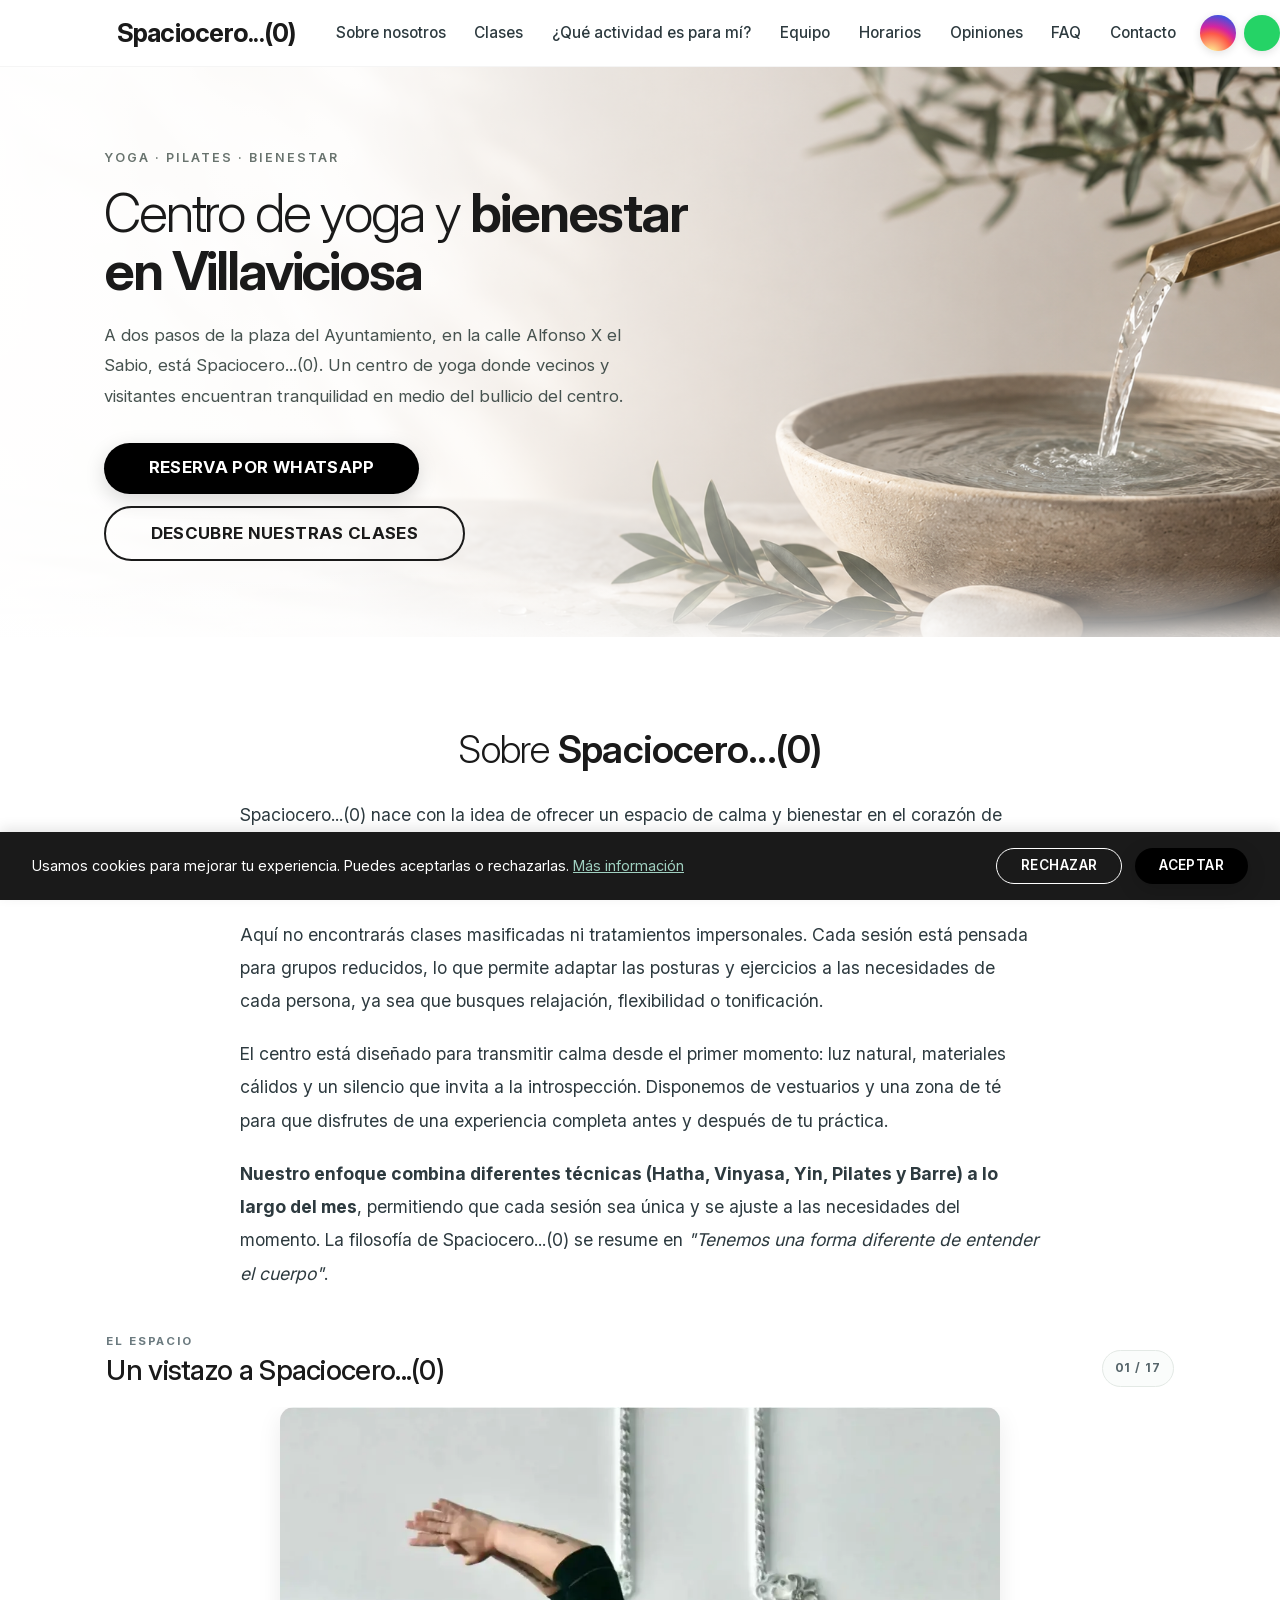
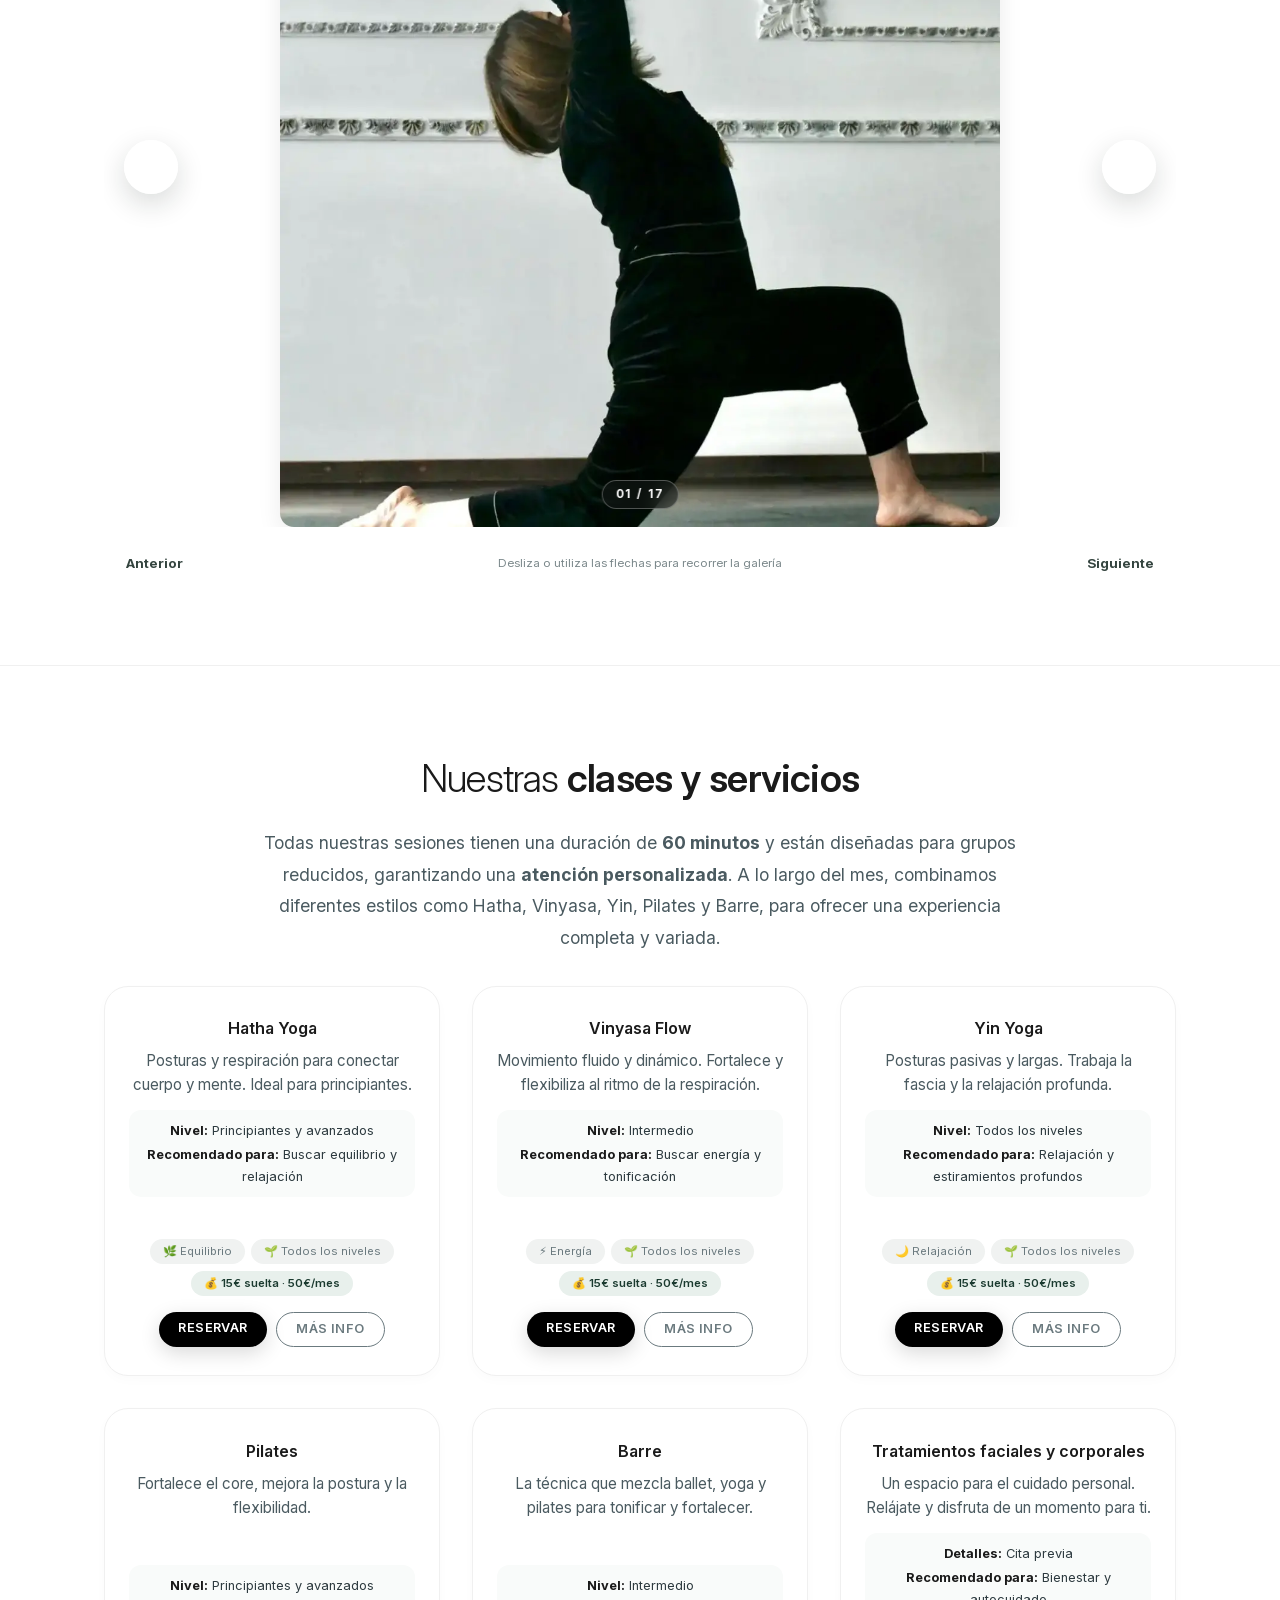
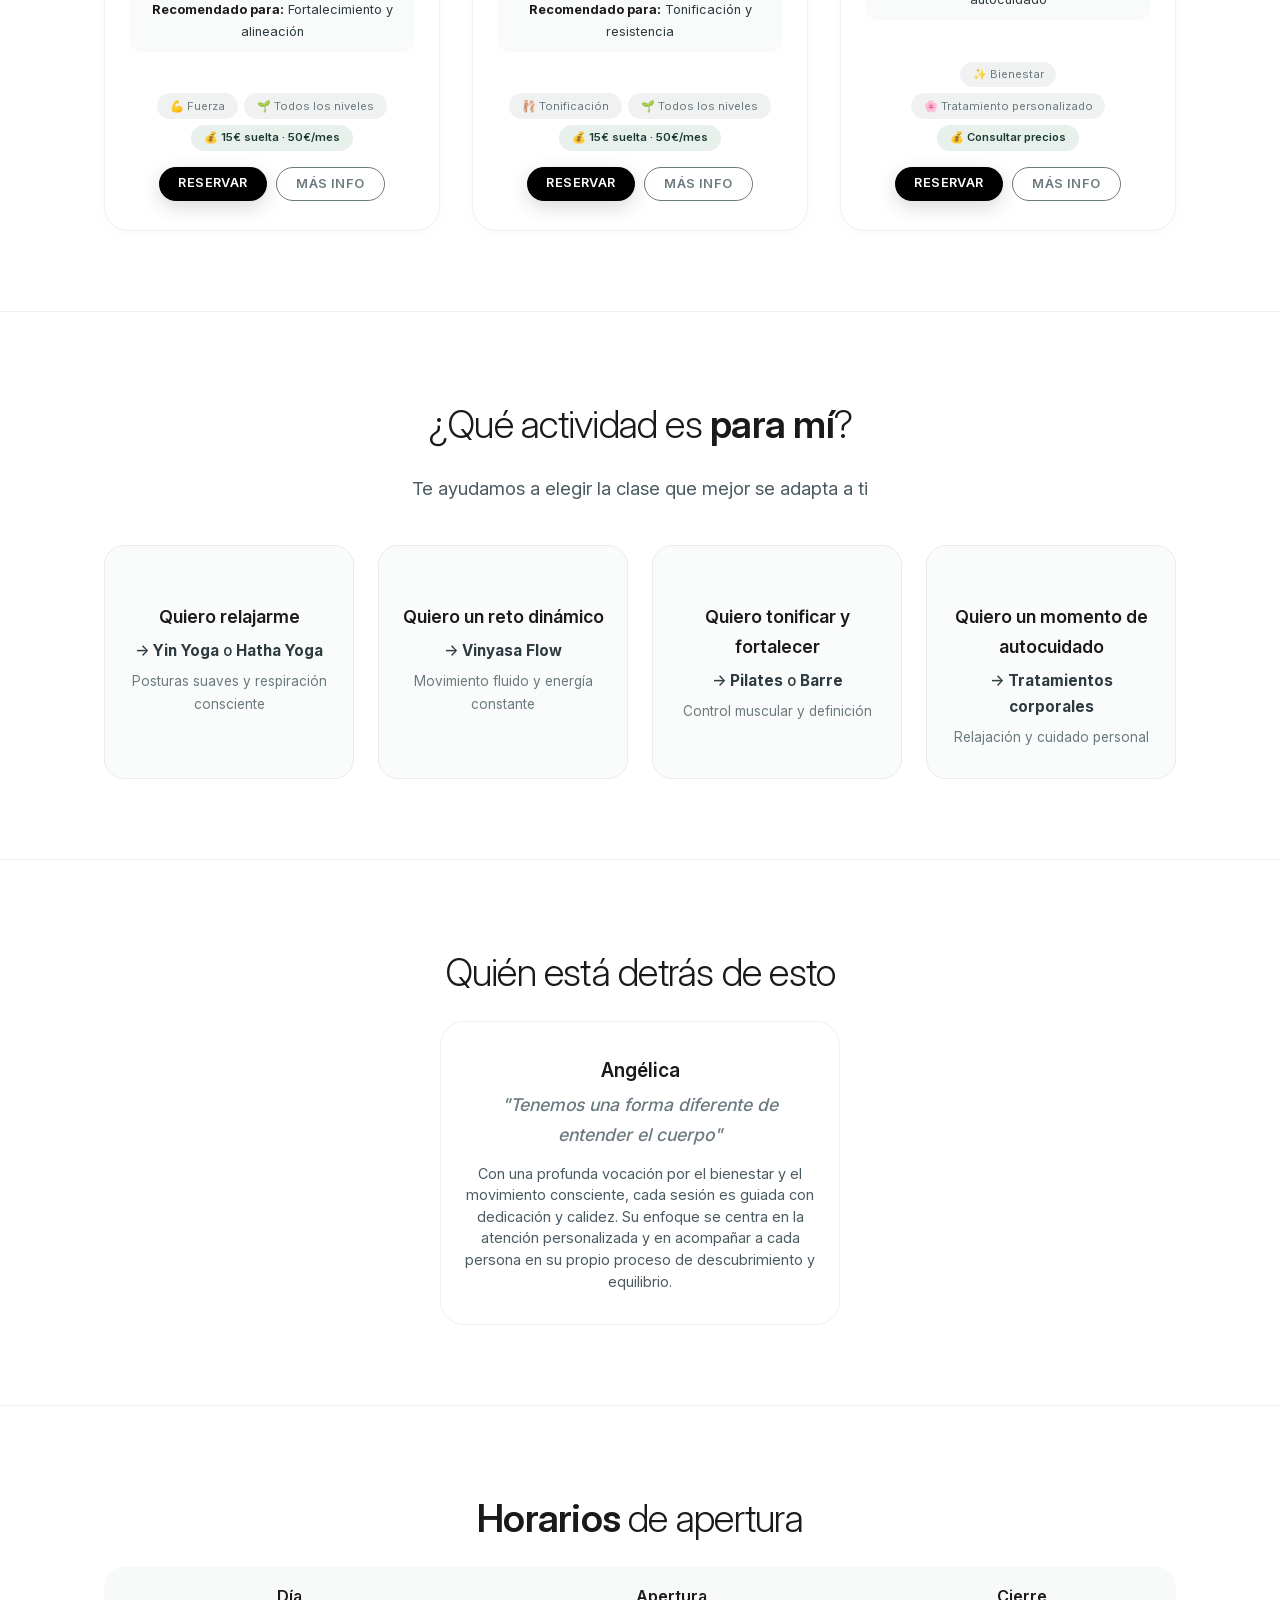
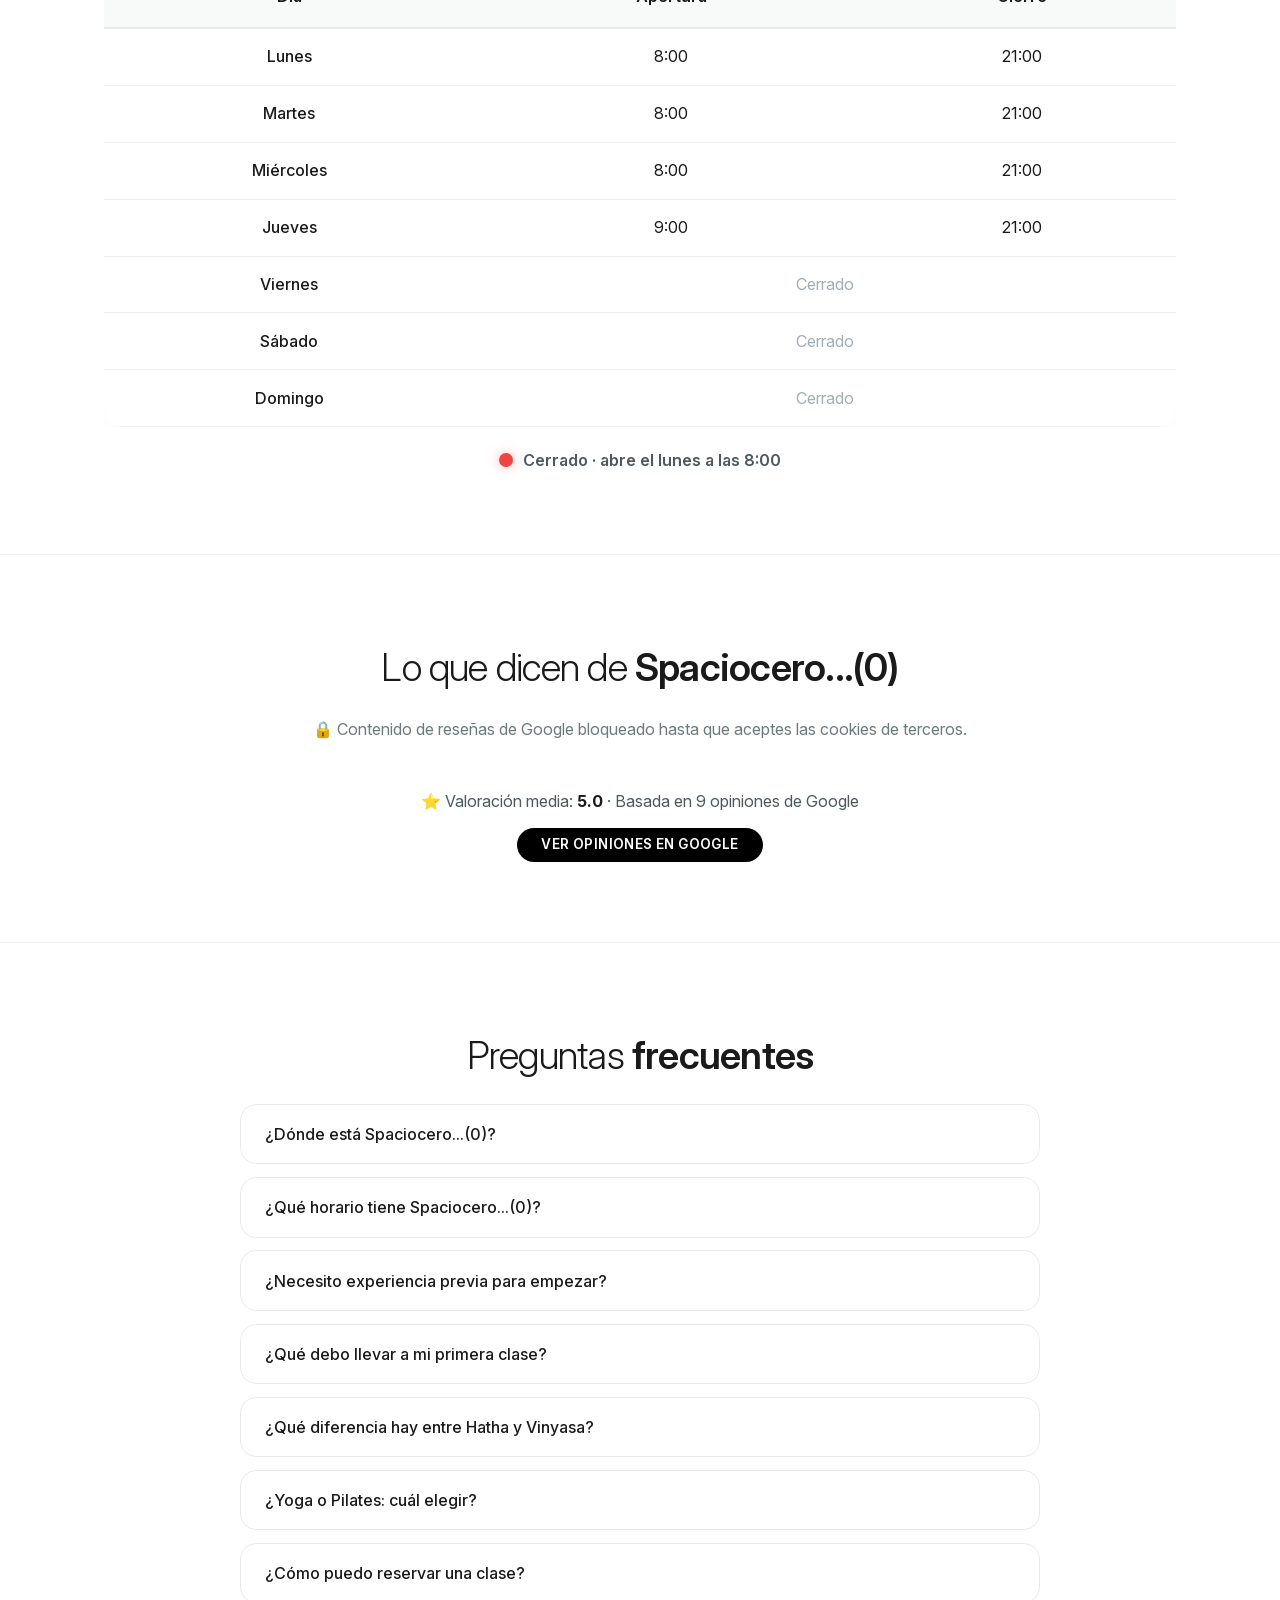
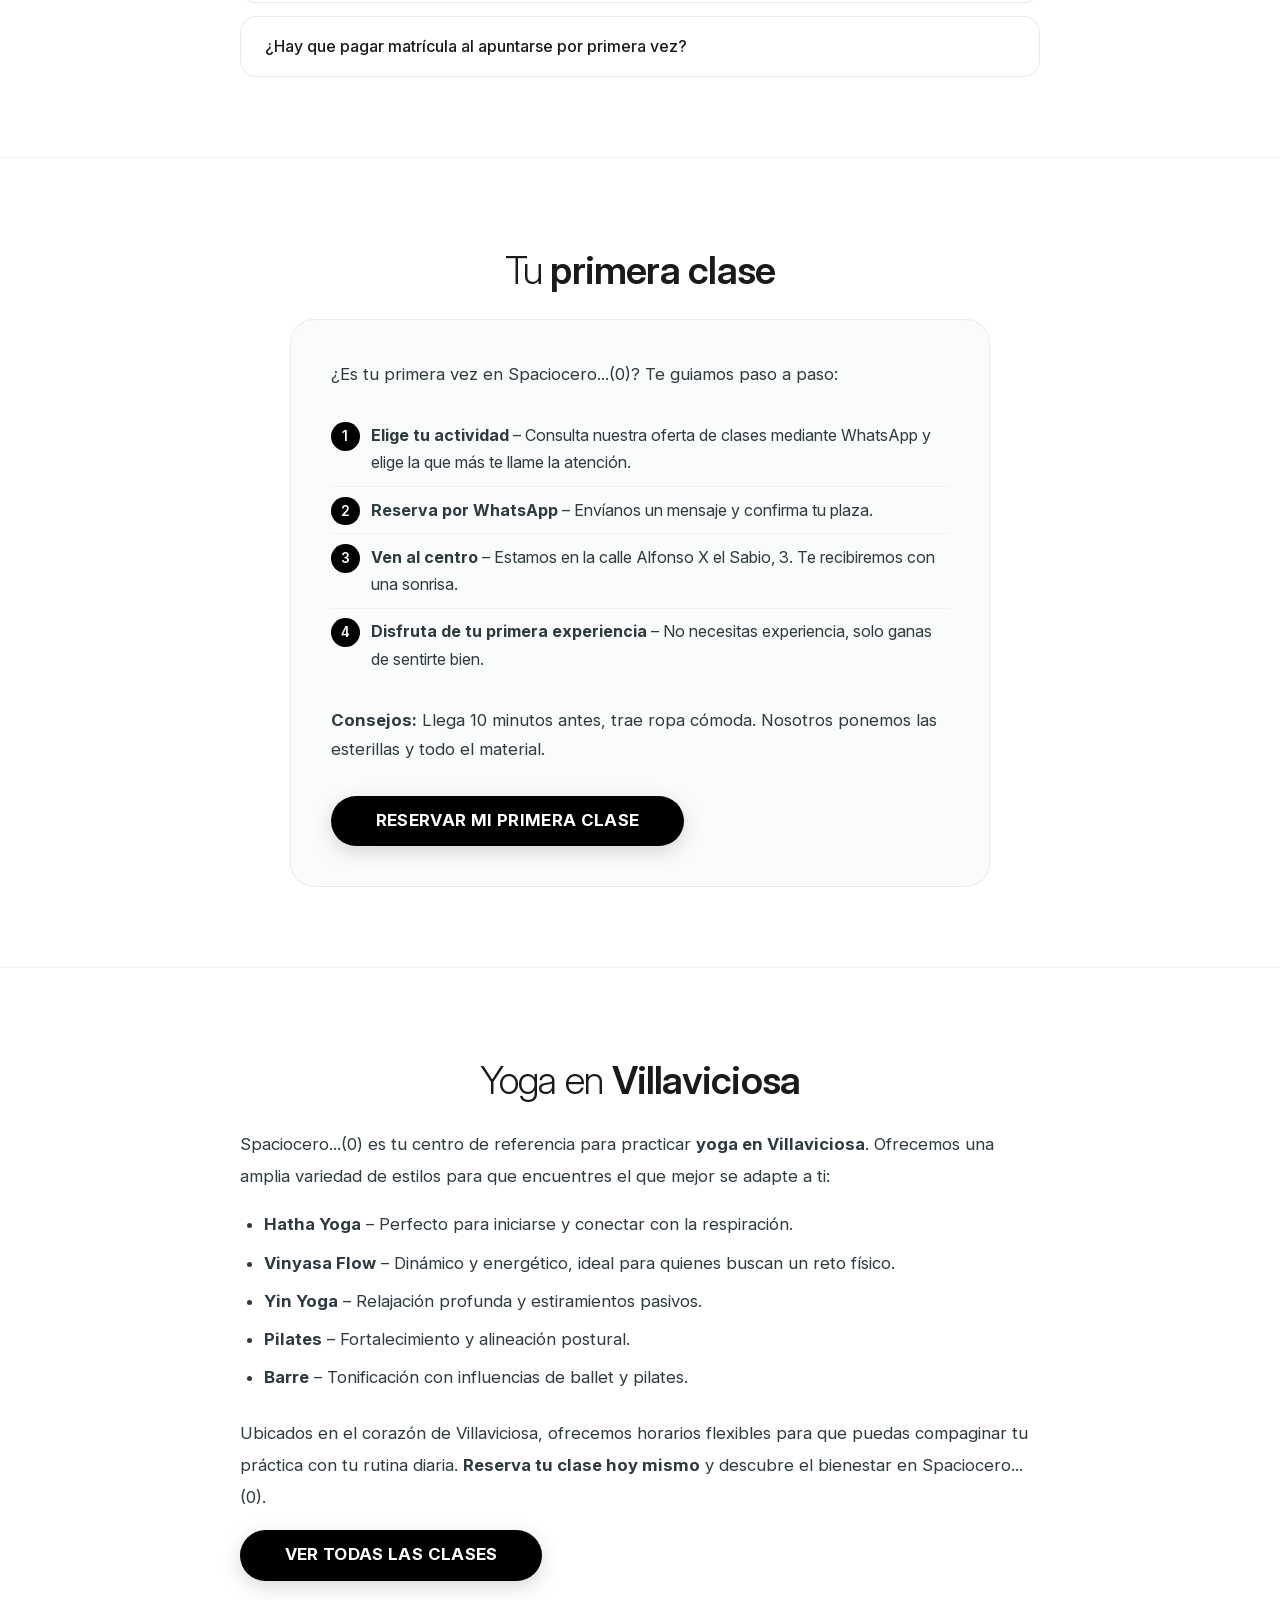
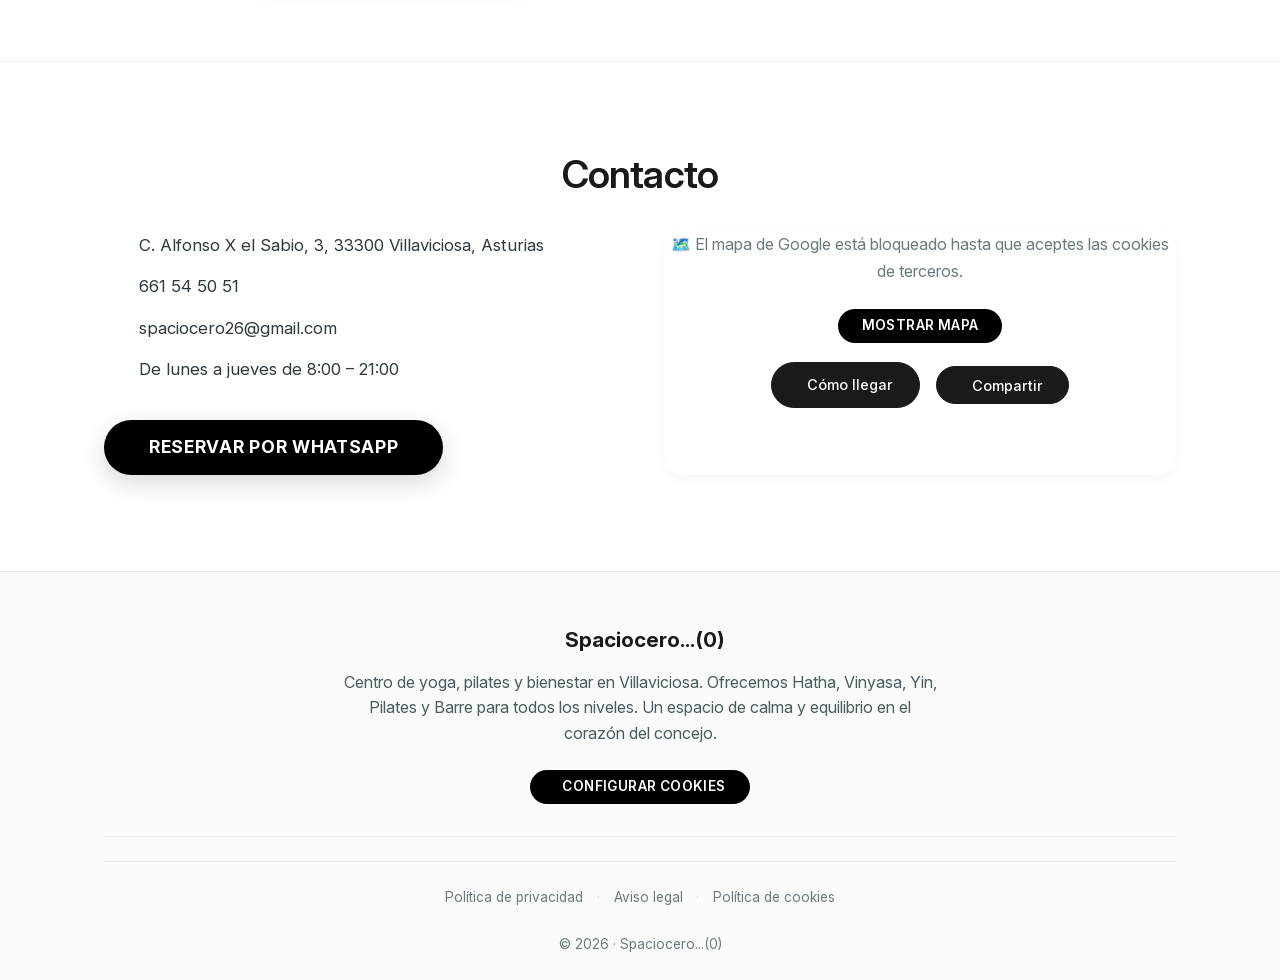
<file: index.html>
<!DOCTYPE html>
<html lang="es">
<head>
    <meta charset="UTF-8" />
    <meta name="viewport" content="width=device-width, initial-scale=1.0" />
    <title>Spaciocero...(0) · Yoga y Bienestar en Villaviciosa | Centro de Yoga y Pilates</title>
    <meta name="description" content="Centro de yoga y pilates en Villaviciosa, Asturias. Clases de Hatha, Vinyasa, Yin, Pilates y Barre para todos los niveles. Relajación, flexibilidad y bienestar. ¡Reserva tu clase por WhatsApp!" />
    <link rel="icon" type="image/webp" href="./favicon.webp" />
    <link rel="icon" type="image/png" href="./favicon.png" sizes="any" />
    <link rel="canonical" href="https://spaciocero.pages.dev/" />
    <!-- Font Awesome se carga dinámicamente, no hay link estático -->
    <link rel="stylesheet" href="./styles.css" />

    <!-- Open Graph / Redes Sociales -->
    <meta property="og:title" content="Spaciocero...(0) · Yoga y Bienestar en Villaviciosa" />
    <meta property="og:description" content="Centro de yoga y pilates en Villaviciosa. Clases para todos los niveles. ¡Ven a conocernos!" />
    <meta property="og:image" content="https://spaciocero.pages.dev/favicon.webp" />
    <meta property="og:url" content="https://spaciocero.pages.dev/" />
    <meta name="twitter:card" content="summary_large_image" />
</head>
<body>

    <!-- CABECERA -->
    <header class="header">
        <div class="container header-inner">
            <a href="#inicio" class="logo">
                <picture>
                    <source srcset="./favicon.webp" type="image/webp" />
                    <img src="./favicon.png" alt="Spaciocero...(0)" class="logo-img" loading="lazy" />
                </picture>
                <!-- He quitado el span interno para que el nombre salga completo y unido -->
                <span class="logo-text">Spaciocero...(0)</span>
            </a>

            <nav class="nav" id="nav" aria-label="Navegación principal">
                <ul class="nav-links">
                    <li><a href="#sobre">Sobre nosotros</a></li>
                    <li><a href="#clases">Clases</a></li>
                    <li><a href="#actividad-ideal">¿Qué actividad es para mí?</a></li>
                    <li><a href="#equipo">Equipo</a></li>
                    <li><a href="#horarios">Horarios</a></li>
                    <li><a href="#opiniones">Opiniones</a></li>
                    <li><a href="#faq">FAQ</a></li>
                    <li><a href="#contacto">Contacto</a></li>
                </ul>
            </nav>

            <div class="header-right">
                <div class="header-buttons">
                    <div class="floating-buttons">
                        <a href="https://www.instagram.com/spaciocero/" target="_blank" rel="noopener noreferrer" class="float-btn instagram-btn" aria-label="Instagram">
                            <i class="fab fa-instagram"></i>
                        </a>
                        <a href="https://wa.me/34661545051?text=Hola%2C%20me%20gustar%C3%ADa%20reservar%20una%20clase" target="_blank" rel="noopener noreferrer" class="float-btn whatsapp-btn" aria-label="WhatsApp">
                            <i class="fab fa-whatsapp"></i>
                        </a>
                    </div>
                </div>
                <button class="menu-toggle" id="menuToggle" aria-label="Abrir menú">
                    <span></span><span></span><span></span>
                </button>
            </div>
        </div>
    </header>

    <main>
        <!-- ================= HERO ================= -->
        <section id="inicio" class="hero">
            <div class="hero-backdrop" aria-hidden="true"></div>
            <div class="container hero-inner">
                <div class="hero-content">
                    <span class="hero-kicker">Yoga · Pilates · Bienestar</span>
                    <h1>Centro de yoga y <strong>bienestar en Villaviciosa</strong></h1>
                    <p class="hero-descripcion">
                        A dos pasos de la plaza del Ayuntamiento, en la calle Alfonso X el Sabio, está Spaciocero...(0).
                        Un centro de yoga donde vecinos y visitantes encuentran tranquilidad en medio del bullicio del centro.
                    </p>
                    <div class="hero-buttons">
                        <a href="https://wa.me/34661545051?text=Hola%2C%20me%20gustar%C3%ADa%20reservar%20una%20clase%20en%20Spaciocero...(0)" target="_blank" rel="noopener noreferrer" class="btn btn-primary">Reserva por WhatsApp</a>
                        <a href="#clases" class="btn btn-outline">Descubre nuestras clases</a>
                    </div>
                </div>
            </div>
        </section>

        <!-- ================= SOBRE NOSOTROS ================= -->
        <section id="sobre" class="section">
            <div class="container">
                <h2 class="section-title">Sobre <strong>Spaciocero...(0)</strong></h2>
                <div class="sobre-texto">
                    <p>
                        Spaciocero...(0) nace con la idea de ofrecer un espacio de calma y bienestar en el corazón de Villaviciosa. Un lugar donde el yoga, el pilates y los tratamientos corporales se combinan para crear una experiencia única, adaptada a las necesidades de cada persona.
                    </p>
                    <p>
                        Aquí no encontrarás clases masificadas ni tratamientos impersonales. Cada sesión está pensada para grupos reducidos, lo que permite adaptar las posturas y ejercicios a las necesidades de cada persona, ya sea que busques relajación, flexibilidad o tonificación.
                    </p>
                    <p>
                        El centro está diseñado para transmitir calma desde el primer momento: luz natural, materiales cálidos y un silencio que invita a la introspección. Disponemos de vestuarios y una zona de té para que disfrutes de una experiencia completa antes y después de tu práctica.
                    </p>
                    <p>
                        <strong>Nuestro enfoque combina diferentes técnicas (Hatha, Vinyasa, Yin, Pilates y Barre) a lo largo del mes</strong>, permitiendo que cada sesión sea única y se ajuste a las necesidades del momento. La filosofía de Spaciocero...(0) se resume en <em>"Tenemos una forma diferente de entender el cuerpo"</em>.
                    </p>
                </div>

                <!-- GALERÍA DE FOTOS -->
                <div class="galeria-fotos" aria-label="Galería de fotos de Spaciocero...(0)">
                    <div class="galeria-fotos-cabecera">
                        <div>
                            <span class="galeria-fotos-kicker">El espacio</span>
                            <h3>Un vistazo a Spaciocero...(0)</h3>
                        </div>
                        <span class="galeria-fotos-contador" aria-label="Posición de la fotografía">01 / 17</span>
                    </div>

                    <div class="galeria-visor" aria-live="polite">
                        <div class="galeria-foto-stage">
                            <div class="galeria-foto-backdrop" aria-hidden="true"></div>
                            <div class="galeria-foto-frame">
                                <img class="galeria-foto-principal" src="./img/1.webp" alt="Fotografía 1 de Spaciocero...(0)" decoding="async" fetchpriority="high" draggable="false">
                            </div>

                            <button type="button" class="galeria-foto-btn galeria-foto-prev" aria-label="Fotografía anterior">
                                <i class="fas fa-chevron-left" aria-hidden="true"></i>
                            </button>
                            <button type="button" class="galeria-foto-btn galeria-foto-next" aria-label="Fotografía siguiente">
                                <i class="fas fa-chevron-right" aria-hidden="true"></i>
                            </button>

                            <div class="galeria-foto-posicion" aria-hidden="true">01 / 17</div>
                        </div>

                        <div class="galeria-foto-controles">
                            <button type="button" class="galeria-foto-control galeria-foto-control-prev" aria-label="Fotografía anterior">
                                <i class="fas fa-arrow-left" aria-hidden="true"></i>
                                <span>Anterior</span>
                            </button>
                            <p class="galeria-foto-ayuda">Desliza o utiliza las flechas para recorrer la galería</p>
                            <button type="button" class="galeria-foto-control galeria-foto-control-next" aria-label="Fotografía siguiente">
                                <span>Siguiente</span>
                                <i class="fas fa-arrow-right" aria-hidden="true"></i>
                            </button>
                        </div>
                    </div>
                </div>
            </div>
        </section>

        <!-- ================= CLASES ================= -->
        <section id="clases" class="section">
            <div class="container">
                <h2 class="section-title">Nuestras <strong>clases y servicios</strong></h2>

                <p class="clases-intro" style="max-width:800px; margin:0 auto 2rem; text-align:center; font-size:1.1rem; color:#4a5a60; line-height:1.8;">
                    Todas nuestras sesiones tienen una duración de <strong>60 minutos</strong> y están diseñadas para grupos reducidos,
                    garantizando una <strong>atención personalizada</strong>.
                    A lo largo del mes, combinamos diferentes estilos como Hatha, Vinyasa, Yin, Pilates y Barre,
                    para ofrecer una experiencia completa y variada.
                </p>

                <div class="clases-grid">
                    <!-- Hatha Yoga -->
                    <article class="clase-card">
                        <h3>Hatha Yoga</h3>
                        <p class="clase-desc">Posturas y respiración para conectar cuerpo y mente. Ideal para principiantes.</p>
                        <div class="clase-detalles">
                            <span><strong>Nivel:</strong> Principiantes y avanzados</span>
                            <span><strong>Recomendado para:</strong> Buscar equilibrio y relajación</span>
                        </div>
                        <div class="clase-meta">
                            <span class="clase-enfoque">🌿 Equilibrio</span>
                            <span class="clase-nivel">🌱 Todos los niveles</span>
                            <span class="clase-precio">💰 15€ suelta · 50€/mes</span>
                        </div>
                        <div class="clase-acciones">
                            <a href="https://wa.me/34661545051?text=Hola%2C%20me%20gustar%C3%ADa%20reservar%20Hatha%20Yoga" target="_blank" rel="noopener noreferrer" class="btn btn-primary btn-small">Reservar</a>
                            <button class="btn btn-outline btn-small btn-info" data-clase="hatha">Más info</button>
                        </div>
                    </article>

                    <!-- Vinyasa Flow -->
                    <article class="clase-card">
                        <h3>Vinyasa Flow</h3>
                        <p class="clase-desc">Movimiento fluido y dinámico. Fortalece y flexibiliza al ritmo de la respiración.</p>
                        <div class="clase-detalles">
                            <span><strong>Nivel:</strong> Intermedio</span>
                            <span><strong>Recomendado para:</strong> Buscar energía y tonificación</span>
                        </div>
                        <div class="clase-meta">
                            <span class="clase-enfoque">⚡ Energía</span>
                            <span class="clase-nivel">🌱 Todos los niveles</span>
                            <span class="clase-precio">💰 15€ suelta · 50€/mes</span>
                        </div>
                        <div class="clase-acciones">
                            <a href="https://wa.me/34661545051?text=Hola%2C%20me%20gustar%C3%ADa%20reservar%20Vinyasa%20Flow" target="_blank" rel="noopener noreferrer" class="btn btn-primary btn-small">Reservar</a>
                            <button class="btn btn-outline btn-small btn-info" data-clase="vinyasa">Más info</button>
                        </div>
                    </article>

                    <!-- Yin Yoga -->
                    <article class="clase-card">
                        <h3>Yin Yoga</h3>
                        <p class="clase-desc">Posturas pasivas y largas. Trabaja la fascia y la relajación profunda.</p>
                        <div class="clase-detalles">
                            <span><strong>Nivel:</strong> Todos los niveles</span>
                            <span><strong>Recomendado para:</strong> Relajación y estiramientos profundos</span>
                        </div>
                        <div class="clase-meta">
                            <span class="clase-enfoque">🌙 Relajación</span>
                            <span class="clase-nivel">🌱 Todos los niveles</span>
                            <span class="clase-precio">💰 15€ suelta · 50€/mes</span>
                        </div>
                        <div class="clase-acciones">
                            <a href="https://wa.me/34661545051?text=Hola%2C%20me%20gustar%C3%ADa%20reservar%20Yin%20Yoga" target="_blank" rel="noopener noreferrer" class="btn btn-primary btn-small">Reservar</a>
                            <button class="btn btn-outline btn-small btn-info" data-clase="yin">Más info</button>
                        </div>
                    </article>

                    <!-- Pilates -->
                    <article class="clase-card">
                        <h3>Pilates</h3>
                        <p class="clase-desc">Fortalece el core, mejora la postura y la flexibilidad.</p>
                        <div class="clase-detalles">
                            <span><strong>Nivel:</strong> Principiantes y avanzados</span>
                            <span><strong>Recomendado para:</strong> Fortalecimiento y alineación</span>
                        </div>
                        <div class="clase-meta">
                            <span class="clase-enfoque">💪 Fuerza</span>
                            <span class="clase-nivel">🌱 Todos los niveles</span>
                            <span class="clase-precio">💰 15€ suelta · 50€/mes</span>
                        </div>
                        <div class="clase-acciones">
                            <a href="https://wa.me/34661545051?text=Hola%2C%20me%20gustar%C3%ADa%20reservar%20Pilates" target="_blank" rel="noopener noreferrer" class="btn btn-primary btn-small">Reservar</a>
                            <button class="btn btn-outline btn-small btn-info" data-clase="pilates">Más info</button>
                        </div>
                    </article>

                    <!-- Barre -->
                    <article class="clase-card">
                        <h3>Barre</h3>
                        <p class="clase-desc">La técnica que mezcla ballet, yoga y pilates para tonificar y fortalecer.</p>
                        <div class="clase-detalles">
                            <span><strong>Nivel:</strong> Intermedio</span>
                            <span><strong>Recomendado para:</strong> Tonificación y resistencia</span>
                        </div>
                        <div class="clase-meta">
                            <span class="clase-enfoque">🩰 Tonificación</span>
                            <span class="clase-nivel">🌱 Todos los niveles</span>
                            <span class="clase-precio">💰 15€ suelta · 50€/mes</span>
                        </div>
                        <div class="clase-acciones">
                            <a href="https://wa.me/34661545051?text=Hola%2C%20me%20gustar%C3%ADa%20reservar%20Barre" target="_blank" rel="noopener noreferrer" class="btn btn-primary btn-small">Reservar</a>
                            <button class="btn btn-outline btn-small btn-info" data-clase="barre">Más info</button>
                        </div>
                    </article>

                    <!-- Tratamientos -->
                    <article class="clase-card">
                        <h3>Tratamientos faciales y corporales</h3>
                        <p class="clase-desc">Un espacio para el cuidado personal. Relájate y disfruta de un momento para ti.</p>
                        <div class="clase-detalles">
                            <span><strong>Detalles:</strong> Cita previa</span>
                            <span><strong>Recomendado para:</strong> Bienestar y autocuidado</span>
                        </div>
                        <div class="clase-meta">
                            <span class="clase-enfoque">✨ Bienestar</span>
                            <span class="clase-nivel">🌸 Tratamiento personalizado</span>
                            <span class="clase-precio">💰 Consultar precios</span>
                        </div>
                        <div class="clase-acciones">
                            <a href="https://wa.me/34661545051?text=Hola%2C%20me%20gustar%C3%ADa%20reservar%20un%20tratamiento" target="_blank" rel="noopener noreferrer" class="btn btn-primary btn-small">Reservar</a>
                            <button class="btn btn-outline btn-small btn-info" data-clase="tratamiento">Más info</button>
                        </div>
                    </article>
                </div>
            </div>
        </section>

        <!-- ================= ¿QUÉ ACTIVIDAD ES PARA MÍ? ================= -->
        <section id="actividad-ideal" class="section">
            <div class="container">
                <h2 class="section-title">¿Qué actividad es <strong>para mí</strong>?</h2>
                <p class="subtitulo">Te ayudamos a elegir la clase que mejor se adapta a ti</p>
                <div class="ideal-grid">
                    <div class="ideal-item">
                        <i class="fas fa-spa"></i>
                        <h3>Quiero relajarme</h3>
                        <p>→ <strong>Yin Yoga</strong> o <strong>Hatha Yoga</strong></p>
                        <small>Posturas suaves y respiración consciente</small>
                    </div>
                    <div class="ideal-item">
                        <i class="fas fa-running"></i>
                        <h3>Quiero un reto dinámico</h3>
                        <p>→ <strong>Vinyasa Flow</strong></p>
                        <small>Movimiento fluido y energía constante</small>
                    </div>
                    <div class="ideal-item">
                        <i class="fas fa-dumbbell"></i>
                        <h3>Quiero tonificar y fortalecer</h3>
                        <p>→ <strong>Pilates</strong> o <strong>Barre</strong></p>
                        <small>Control muscular y definición</small>
                    </div>
                    <div class="ideal-item">
                        <i class="fas fa-hand-sparkles"></i>
                        <h3>Quiero un momento de autocuidado</h3>
                        <p>→ <strong>Tratamientos corporales</strong></p>
                        <small>Relajación y cuidado personal</small>
                    </div>
                </div>
            </div>
        </section>

        <!-- ================= EQUIPO (SOLO ANGÉLICA) ================= -->
        <section id="equipo" class="section">
            <div class="container">
                <h2 class="section-title">Quién está detrás de esto</h2>
                <div class="equipo-grid" style="grid-template-columns:1fr; max-width:400px; margin:0 auto;">
                    <div class="equipo-card" style="max-width:400px; margin:0 auto;">
                        <h3>Angélica</h3>
                        <p class="equipo-rol" style="font-style:italic; color:#6b7a7f; font-size:1.1rem; margin-bottom:0.8rem;">"Tenemos una forma diferente de entender el cuerpo"</p>
                        <p class="equipo-desc">Con una profunda vocación por el bienestar y el movimiento consciente, cada sesión es guiada con dedicación y calidez. Su enfoque se centra en la atención personalizada y en acompañar a cada persona en su propio proceso de descubrimiento y equilibrio.</p>
                    </div>
                </div>
            </div>
        </section>

        <!-- ================= HORARIOS ================= -->
        <section id="horarios" class="section">
            <div class="container">
                <h2 class="section-title"><strong>Horarios</strong> de apertura</h2>
                <div class="horario-wrapper">
                    <table class="horario-tabla">
                        <thead>
                            <tr>
                                <th>Día</th>
                                <th>Apertura</th>
                                <th>Cierre</th>
                            </tr>
                        </thead>
                        <tbody>
                            <tr><td>Lunes</td><td>8:00</td><td>21:00</td></tr>
                            <tr><td>Martes</td><td>8:00</td><td>21:00</td></tr>
                            <tr><td>Miércoles</td><td>8:00</td><td>21:00</td></tr>
                            <tr><td>Jueves</td><td>9:00</td><td>21:00</td></tr>
                            <tr><td>Viernes</td><td colspan="2" class="cerrado">Cerrado</td></tr>
                            <tr><td>Sábado</td><td colspan="2" class="cerrado">Cerrado</td></tr>
                            <tr><td>Domingo</td><td colspan="2" class="cerrado">Cerrado</td></tr>
                        </tbody>
                    </table>
                </div>
                <p class="horario-estado">
                    <span class="estado-indicador abierto"></span> Abierto ahora · cierra a las 21:00
                </p>
                <div id="aviso-septiembre" class="aviso-septiembre" style="margin-top:1.5rem; padding:1rem; background:#f5f0eb; border-radius:12px; text-align:center; border-left:4px solid #c0392b; display:none;">
                    <p style="margin:0; font-weight:600; color:#c0392b;">⚠️ El centro permanecerá cerrado durante todo el mes de septiembre por vacaciones.</p>
                </div>
            </div>
        </section>

        <!-- ================= OPINIONES ================= -->
        <section id="opiniones" class="section">
            <div class="container">
                <h2 class="section-title">Lo que dicen de <strong>Spaciocero...(0)</strong></h2>
                <div id="gr-widget-container" class="third-party-placeholder" data-grwidget-key="NSitoqXbDL5in3KYSa2H1Rkw">
                    <p class="placeholder-text">🔒 Contenido de reseñas de Google bloqueado hasta que aceptes las cookies de terceros.</p>
                </div>
                <div class="opiniones-footer">
                    <p>⭐ Valoración media: <strong>5.0</strong> · Basada en 9 opiniones de Google</p>
                    <a href="https://www.google.com/search?q=spaciocero" target="_blank" rel="noopener noreferrer" class="btn btn-outline btn-small">Ver opiniones en Google</a>
                </div>
                <div class="reseñas-preparadas" style="display:none;">
                    <p>Próximamente: reseñas de nuestros clientes</p>
                </div>
            </div>
        </section>

        <!-- ================= FAQ ================= -->
        <section id="faq" class="section">
            <div class="container">
                <h2 class="section-title">Preguntas <strong>frecuentes</strong></h2>
                <div class="faq-list">
                    <div class="faq-item">
                        <button class="faq-pregunta" aria-expanded="false">
                            <span>¿Dónde está Spaciocero...(0)?</span>
                            <i class="fas fa-chevron-down faq-icon"></i>
                        </button>
                        <div class="faq-respuesta">
                            <p>Estamos en la <strong>C. Alfonso X el Sabio, 3, 33300 Villaviciosa, Asturias</strong>, a dos pasos de la plaza del Ayuntamiento.</p>
                        </div>
                    </div>
                    <div class="faq-item">
                        <button class="faq-pregunta" aria-expanded="false">
                            <span>¿Qué horario tiene Spaciocero...(0)?</span>
                            <i class="fas fa-chevron-down faq-icon"></i>
                        </button>
                        <div class="faq-respuesta">
                            <p>Nuestro horario es: <strong>Lunes a Jueves de 8:00 a 21:00</strong> (los jueves abrimos a las 9:00). Viernes, sábado y domingo cerrado.</p>
                            <p><strong>Importante:</strong> Cerrado todo el mes de septiembre por vacaciones.</p>
                        </div>
                    </div>
                    <div class="faq-item">
                        <button class="faq-pregunta" aria-expanded="false">
                            <span>¿Necesito experiencia previa para empezar?</span>
                            <i class="fas fa-chevron-down faq-icon"></i>
                        </button>
                        <div class="faq-respuesta">
                            <p>En absoluto. Todas nuestras clases están diseñadas para adaptarse a <strong>todos los niveles</strong>, desde principiantes hasta avanzados. Nuestros instructores te guiarán en todo momento.</p>
                        </div>
                    </div>
                    <div class="faq-item">
                        <button class="faq-pregunta" aria-expanded="false">
                            <span>¿Qué debo llevar a mi primera clase?</span>
                            <i class="fas fa-chevron-down faq-icon"></i>
                        </button>
                        <div class="faq-respuesta">
                            <p>Ropa cómoda que permita el movimiento (mallas, leggings, camiseta holgada). Para yoga, no necesitas calzado, se practica descalzo.</p>
                        </div>
                    </div>
                    <div class="faq-item">
                        <button class="faq-pregunta" aria-expanded="false">
                            <span>¿Qué diferencia hay entre Hatha y Vinyasa?</span>
                            <i class="fas fa-chevron-down faq-icon"></i>
                        </button>
                        <div class="faq-respuesta">
                            <p><strong>Hatha Yoga</strong> es más suave y se centra en posturas estáticas y respiración. <strong>Vinyasa Flow</strong> es más dinámico, con secuencias fluidas que sincronizan movimiento y respiración.</p>
                        </div>
                    </div>
                    <div class="faq-item">
                        <button class="faq-pregunta" aria-expanded="false">
                            <span>¿Yoga o Pilates: cuál elegir?</span>
                            <i class="fas fa-chevron-down faq-icon"></i>
                        </button>
                        <div class="faq-respuesta">
                            <p><strong>Yoga</strong> trabaja flexibilidad, equilibrio y conexión mente-cuerpo. <strong>Pilates</strong> se enfoca en fortalecer el core, mejorar la postura y alinear el cuerpo. Ambos se complementan perfectamente.</p>
                        </div>
                    </div>
                    <div class="faq-item">
                        <button class="faq-pregunta" aria-expanded="false">
                            <span>¿Cómo puedo reservar una clase?</span>
                            <i class="fas fa-chevron-down faq-icon"></i>
                        </button>
                        <div class="faq-respuesta">
                            <p>Reserva fácilmente a través de <strong>WhatsApp</strong> al <a href="https://wa.me/34661545051" target="_blank" rel="noopener noreferrer">661 545 051</a> o usando el botón de reserva en cada clase.</p>
                        </div>
                    </div>
                    <div class="faq-item">
                        <button class="faq-pregunta" aria-expanded="false">
                            <span>¿Hay que pagar matrícula al apuntarse por primera vez?</span>
                            <i class="fas fa-chevron-down faq-icon"></i>
                        </button>
                        <div class="faq-respuesta">
                            <p>Sí, todos los nuevos alumnos deben abonar una matrícula inicial de <strong>60 €</strong> (pago único), aplicable a <strong>cualquier modalidad de clase o curso</strong> (clase suelta, mensual, etc.). Incluye la gestión, materiales y seguro.</p>
                            <p>Los precios de las clases (15 € suelta / 50 € al mes para 2 horas semanales) se suman a esta matrícula inicial.</p>
                        </div>
                    </div>
                </div>
            </div>
        </section>

        <!-- ================= TU PRIMERA CLASE ================= -->
        <section id="primera-clase" class="section">
            <div class="container">
                <h2 class="section-title">Tu <strong>primera clase</strong></h2>
                <div class="primera-clase-content">
                    <p>¿Es tu primera vez en Spaciocero...(0)? Te guiamos paso a paso:</p>
                    <ol>
                        <li><strong>Elige tu actividad</strong> – Consulta nuestra oferta de clases mediante WhatsApp y elige la que más te llame la atención.</li>
                        <li><strong>Reserva por WhatsApp</strong> – Envíanos un mensaje y confirma tu plaza.</li>
                        <li><strong>Ven al centro</strong> – Estamos en la calle Alfonso X el Sabio, 3. Te recibiremos con una sonrisa.</li>
                        <li><strong>Disfruta de tu primera experiencia</strong> – No necesitas experiencia, solo ganas de sentirte bien.</li>
                    </ol>
                    <p><strong>Consejos:</strong> Llega 10 minutos antes, trae ropa cómoda. Nosotros ponemos las esterillas y todo el material.</p>
                    <a href="https://wa.me/34661545051?text=Hola%2C%20es%20mi%20primera%20vez%20y%20quiero%20reservar" target="_blank" rel="noopener noreferrer" class="btn btn-primary">Reservar mi primera clase</a>
                </div>
            </div>
        </section>

        <!-- ================= YOGA EN VILLAVICIOSA ================= -->
        <section id="yoga-villaviciosa" class="section">
            <div class="container">
                <h2 class="section-title">Yoga en <strong>Villaviciosa</strong></h2>
                <div class="yoga-local-content">
                    <p>Spaciocero...(0) es tu centro de referencia para practicar <strong>yoga en Villaviciosa</strong>. Ofrecemos una amplia variedad de estilos para que encuentres el que mejor se adapte a ti:</p>
                    <ul>
                        <li><strong>Hatha Yoga</strong> – Perfecto para iniciarse y conectar con la respiración.</li>
                        <li><strong>Vinyasa Flow</strong> – Dinámico y energético, ideal para quienes buscan un reto físico.</li>
                        <li><strong>Yin Yoga</strong> – Relajación profunda y estiramientos pasivos.</li>
                        <li><strong>Pilates</strong> – Fortalecimiento y alineación postural.</li>
                        <li><strong>Barre</strong> – Tonificación con influencias de ballet y pilates.</li>
                    </ul>
                    <p>Ubicados en el corazón de Villaviciosa, ofrecemos horarios flexibles para que puedas compaginar tu práctica con tu rutina diaria. <strong>Reserva tu clase hoy mismo</strong> y descubre el bienestar en Spaciocero...(0).</p>
                    <a href="#clases" class="btn btn-primary">Ver todas las clases</a>
                </div>
            </div>
        </section>

        <!-- ================= CONTACTO ================= -->
        <section id="contacto" class="section">
            <div class="container">
                <h2 class="section-title"><strong>Contacto</strong></h2>
                <div class="contacto-grid">
                    <div class="contacto-info">
                        <p><i class="fas fa-location-dot contacto-icon"></i> C. Alfonso X el Sabio, 3, 33300 Villaviciosa, Asturias</p>
                        <p><i class="fas fa-phone contacto-icon"></i> <a href="tel:661545051">661 54 50 51</a></p>
                        <p><i class="fas fa-envelope contacto-icon"></i> <a href="mailto:spaciocero26@gmail.com">spaciocero26@gmail.com</a></p>
                        <p><i class="fas fa-clock contacto-icon"></i> De lunes a jueves de 8:00 – 21:00</p>
                        <a href="https://wa.me/34661545051?text=Hola%2C%20me%20gustar%C3%ADa%20recibir%20informaci%C3%B3n" target="_blank" rel="noopener noreferrer" class="btn btn-primary" style="margin-top:1.5rem;">Reservar por WhatsApp</a>
                    </div>
                    <div class="contacto-mapa">
                        <div id="google-map-container" class="third-party-placeholder" data-map-url="https://www.google.com/maps/embed?pb=!1m18!1m12!1m3!1d2894.8833908297875!2d-5.4364549234641455!3d43.48390386336363!2m3!1f0!2f0!3f0!3m2!1i1024!2i768!4f13.1!3m3!1m2!1s0xd366d06a86f21c9%3a0x9878264290576e03!2sspaciocero!5e0!3m2!1ses!2sus!4v1785161286812!5m2!1ses!2sus">
                            <p class="placeholder-text">🗺️ El mapa de Google está bloqueado hasta que aceptes las cookies de terceros.</p>
                            <button type="button" id="load-map-btn" class="btn btn-outline btn-small">Mostrar mapa</button>
                        </div>
                        <div class="mapa-acciones">
                            <a href="https://www.google.com/maps/dir/?api=1&destination=C.+Alfonso+X+el+Sabio,+3,+33300+Villaviciosa,+Asturias,+España" 
                               target="_blank" rel="noopener noreferrer"
                               class="btn-como-llegar">
                                <i class="fas fa-car"></i> Cómo llegar
                            </a>
                            <div class="dropdown-compartir">
                                <button class="btn-compartir" id="btnCompartir" aria-haspopup="true" aria-expanded="false">
                                    <i class="fas fa-share-alt"></i> Compartir
                                </button>
                                <div class="dropdown-menu" id="dropdownMenu" role="menu">
                                    <a href="#" class="dropdown-item" data-share="whatsapp" role="menuitem"><i class="fab fa-whatsapp"></i> WhatsApp</a>
                                    <a href="#" class="dropdown-item" data-share="twitter" role="menuitem"><i class="fab fa-x-twitter"></i> Twitter</a>
                                    <a href="#" class="dropdown-item" data-share="telegram" role="menuitem"><i class="fab fa-telegram-plane"></i> Telegram</a>
                                    <a href="#" class="dropdown-item" data-share="facebook" role="menuitem"><i class="fab fa-facebook"></i> Facebook</a>
                                    <a href="#" class="dropdown-item" data-share="email" role="menuitem"><i class="fas fa-envelope"></i> Email</a>
                                    <button class="dropdown-item" data-share="copiar" role="menuitem"><i class="fas fa-link"></i> Copiar enlace</button>
                                </div>
                            </div>
                        </div>
                    </div>
                </div>
            </div>
        </section>

    </main>

    <!-- ================= FOOTER ================= -->
    <footer class="footer">
        <div class="container">
            <div class="footer-grid">
                <div class="footer-col footer-col-center">
                    <a href="#inicio" class="logo-footer">
                        <picture>
                            <source srcset="./favicon.webp" type="image/webp" />
                            <img src="./favicon.png" alt="Spaciocero...(0)" class="logo-footer-img" loading="lazy" />
                        </picture>
                        <span class="logo-footer-text">Spaciocero...(0)</span>
                    </a>
                    <p class="footer-desc">
                        Centro de yoga, pilates y bienestar en Villaviciosa. 
                        Ofrecemos Hatha, Vinyasa, Yin, Pilates y Barre para todos los niveles. 
                        Un espacio de calma y equilibrio en el corazón del concejo.
                    </p>
                    <button id="configurar-cookies" class="btn btn-outline btn-small" style="margin-top: 1rem;">
                        <i class="fas fa-cookie-bite"></i> Configurar cookies
                    </button>
                </div>
            </div>

            <div class="footer-legal">
                <a href="./paginas-legales/politica-privacidad.html">Política de privacidad</a>
                <span class="separator">·</span>
                <a href="./paginas-legales/aviso-legal.html">Aviso legal</a>
                <span class="separator">·</span>
                <a href="./paginas-legales/politica-cookies.html">Política de cookies</a>
            </div>

            <div class="footer-bottom">
                <p>&copy; 2026 · Spaciocero...(0)</p>
            </div>
        </div>
    </footer>

    <!-- ================= BANNER DE COOKIES ================= -->
    <div id="cookieBanner" class="cookie-banner" style="display: none;">
        <p>Usamos cookies para mejorar tu experiencia. Puedes aceptarlas o rechazarlas. 
            <a href="./paginas-legales/politica-cookies.html" target="_blank" rel="noopener noreferrer">Más información</a></p>
        <div class="cookie-buttons">
            <button id="rejectCookies" class="btn btn-outline btn-small">Rechazar</button>
            <button id="acceptCookies" class="btn btn-primary btn-small">Aceptar</button>
        </div>
    </div>

    <!-- ================= MODAL "MÁS INFO" ================= -->
    <div id="modalInfo" class="modal-overlay" style="display: none;">
        <div class="modal-container">
            <button class="modal-close" id="modalClose" aria-label="Cerrar">&times;</button>
            <div class="modal-content">
                <h3 id="modalTitle">Información</h3>
                <p id="modalText">Contenido aquí.</p>
                <a href="#" id="modalAction" class="btn btn-primary modal-btn" target="_blank" rel="noopener noreferrer">Reservar por WhatsApp</a>
            </div>
        </div>
    </div>

    <!-- ================= JAVASCRIPT ================= -->
    <script src="./script.js"></script>

    <!-- Datos estructurados JSON-LD -->
    <script type="application/ld+json">
    {
      "@context": "https://schema.org",
      "@type": "LocalBusiness",
      "name": "Spaciocero...(0)",
      "description": "Centro de yoga y pilates en Villaviciosa. Clases para todos los niveles. Relajación, flexibilidad y bienestar.",
      "image": "https://spaciocero.pages.dev/favicon.png",
      "address": {
        "@type": "PostalAddress",
        "streetAddress": "C. Alfonso X el Sabio, 3",
        "addressLocality": "Villaviciosa",
        "addressRegion": "Asturias",
        "postalCode": "33300",
        "addressCountry": "ES"
      },
      "telephone": "+34661545051",
      "email": "spaciocero26@gmail.com",
      "url": "https://spaciocero.pages.dev",
      "openingHoursSpecification": [
        {
          "@type": "OpeningHoursSpecification",
          "dayOfWeek": ["Monday", "Tuesday", "Wednesday"],
          "opens": "08:00",
          "closes": "21:00"
        },
        {
          "@type": "OpeningHoursSpecification",
          "dayOfWeek": "Thursday",
          "opens": "09:00",
          "closes": "21:00"
        }
      ],
      "aggregateRating": {
        "@type": "AggregateRating",
        "ratingValue": "5.0",
        "reviewCount": "9"
      },
      "priceRange": "€€"
    }
    </script>

    <script type="application/ld+json">
    {
      "@context": "https://schema.org",
      "@type": "FAQPage",
      "mainEntity": [
        {
          "@type": "Question",
          "name": "¿Dónde está Spaciocero...(0)?",
          "acceptedAnswer": {
            "@type": "Answer",
            "text": "Estamos en la C. Alfonso X el Sabio, 3, 33300 Villaviciosa, Asturias."
          }
        },
        {
          "@type": "Question",
          "name": "¿Qué horario tiene Spaciocero...(0)?",
          "acceptedAnswer": {
            "@type": "Answer",
            "text": "Lunes a Jueves de 8:00 a 21:00 (jueves 9:00). Viernes a domingo cerrado."
          }
        },
        {
          "@type": "Question",
          "name": "¿Necesito experiencia previa para empezar?",
          "acceptedAnswer": {
            "@type": "Answer",
            "text": "No, todas nuestras clases están adaptadas a todos los niveles."
          }
        },
        {
          "@type": "Question",
          "name": "¿Cómo puedo reservar una clase?",
          "acceptedAnswer": {
            "@type": "Answer",
            "text": "Puedes reservar por WhatsApp al 661 545 051."
          }
        },
        {
          "@type": "Question",
          "name": "¿Es necesario pagar matrícula para el curso completo?",
          "acceptedAnswer": {
            "@type": "Answer",
            "text": "Sí, para los cursos completos se aplica una matrícula de 60€ (pago único)."
          }
        }
      ]
    }
    </script>

</body>
</html>
</file>
<file: styles.css>
/* ============================================
   RESET Y BASE
   ============================================ */

/* === FUENTE AUTOALOJADA (Inter Variable) === */
@font-face {
    font-family: 'Inter';
    src: url('./fonts/InterVariable.woff2') format('woff2');
    font-weight: 300 700;
    font-style: normal;
    font-display: swap;
}

*,
*::before,
*::after {
    margin: 0;
    padding: 0;
    box-sizing: border-box;
}

html {
    scroll-behavior: smooth;
}

body {
    font-family: 'Inter', system-ui, -apple-system, sans-serif;
    background-color: #ffffff;
    color: #1a1a1a;
    line-height: 1.7;
    -webkit-font-smoothing: antialiased;
}

a {
    text-decoration: none;
    color: inherit;
}

img {
    max-width: 100%;
    display: block;
}

ul {
    list-style: none;
}

/* ============================================
   CONTENEDOR
   ============================================ */
.container {
    max-width: 1120px;
    margin: 0 auto;
    padding: 0 1.5rem;
}

/* ============================================
   CABECERA
   ============================================ */
.header {
    position: sticky;
    top: 0;
    z-index: 100;
    background: rgba(255, 255, 255, 0.92);
    backdrop-filter: blur(16px);
    border-bottom: 1px solid rgba(0, 0, 0, 0.04);
    padding: 0.7rem 0;
    transition: box-shadow 0.3s ease;
}

.header:hover {
    box-shadow: 0 2px 20px rgba(0,0,0,0.04);
}

.header-inner {
    display: flex;
    justify-content: space-between;
    align-items: center;
    flex-wrap: nowrap;
}

.logo {
    display: flex;
    align-items: center;
    gap: 0.8rem;
    text-decoration: none;
    flex-shrink: 0;
}

/* LOGO IMAGEN OCULTA PERO PRESENTE PARA SEO */
.logo-img {
    width: 0;
    height: 0;
    min-width: 0;
    min-height: 0;
    max-width: 0;
    max-height: 0;
    overflow: hidden;
    margin: 0;
    padding: 0;
    border: none;
    display: block;
    object-fit: contain;
    flex-shrink: 0;
}

/* Envuelve la imagen para que tampoco ocupe espacio */
picture {
    display: inline-block;
    width: 0;
    height: 0;
    overflow: hidden;
    flex-shrink: 0;
}

.logo-text {
    font-size: 1.6rem;
    font-weight: 700;
    letter-spacing: -0.03em;
    color: #1a1a1a;
}
.logo-text span {
    font-weight: 300;
    color: #6b7a7f;
}

.nav {
    display: flex;
    align-items: center;
    flex-shrink: 1;
    overflow: visible;
    margin-left: 2.5rem;
}

.nav-links {
    display: flex;
    gap: 1.8rem;
    font-weight: 500;
    font-size: 0.95rem;
    align-items: center;
    flex-wrap: nowrap;
    white-space: nowrap;
}

.nav-links a {
    padding: 0.2rem 0;
    border-bottom: 2px solid transparent;
    transition: border-color 0.25s ease, color 0.25s ease;
    color: #2d3a3f;
    line-height: 1.4;
}
.nav-links a:hover {
    border-bottom-color: #000;
    color: #000;
}

/* ============================================
   HEADER RIGHT (menú hamburguesa + botones redes)
   ============================================ */
.header-right {
    display: flex;
    align-items: center;
    gap: 0.8rem;
    flex-shrink: 0;
    margin-left: 1.5rem;
}

.menu-toggle {
    display: none;
    flex-direction: column;
    gap: 5px;
    background: none;
    border: none;
    cursor: pointer;
    padding: 0.25rem;
    flex-shrink: 0;
}
.menu-toggle span {
    display: block;
    width: 26px;
    height: 2px;
    background: #000;
    transition: 0.2s;
}

.header-buttons {
    display: flex;
    align-items: center;
    gap: 0.5rem;
    flex-shrink: 0;
}

.floating-buttons {
    display: flex;
    align-items: center;
    gap: 0.5rem;
}

.float-btn {
    display: flex;
    align-items: center;
    justify-content: center;
    width: 36px;
    height: 36px;
    border-radius: 50%;
    color: #fff;
    font-size: 18px;
    box-shadow: 0 2px 8px rgba(0, 0, 0, 0.12);
    transition: all 0.3s ease;
    text-decoration: none;
    border: none;
    cursor: pointer;
}

.float-btn:hover {
    transform: scale(1.1);
    box-shadow: 0 4px 16px rgba(0, 0, 0, 0.2);
}

.whatsapp-btn {
    background: #25D366;
}
.whatsapp-btn:hover {
    background: #1da851;
}

.instagram-btn {
    background: radial-gradient(circle at 30% 110%, #fdf497 0%, #fdf497 5%, #fd5949 45%, #d6249f 60%, #285AEB 90%);
}
.instagram-btn:hover {
    opacity: 0.9;
}

/* ============================================
   RESPONSIVE: MÓVIL
   ============================================ */
@media (max-width: 768px) {
    .menu-toggle {
        display: flex;
    }

    .header-right {
        gap: 0.6rem;
        margin-left: 0;
    }

    .header-buttons {
        gap: 0.3rem;
        order: 0;
    }
    .menu-toggle {
        order: 1;
    }
    .floating-buttons {
        gap: 0.5rem;
    }
    .float-btn {
        width: 32px;
        height: 32px;
        font-size: 16px;
    }

    .nav {
        display: none;
        position: absolute;
        top: 100%;
        left: 0;
        right: 0;
        background: #fff;
        padding: 1.5rem;
        border-bottom: 1px solid #eee;
        box-shadow: 0 12px 24px rgba(0,0,0,0.04);
        z-index: 200;
        margin-left: 0;
    }
    .nav.open {
        display: block;
    }
    .nav-links {
        flex-direction: column;
        gap: 0.5rem;
        align-items: center;
        font-size: 1rem;
        flex-wrap: wrap;
        white-space: normal;
    }
}

/* ============================================
   BOTONES (generales)
   ============================================ */
.btn {
    display: inline-block;
    padding: 0.9rem 2.8rem;
    font-weight: 700;
    font-size: 1.05rem;
    border-radius: 60px;
    transition: all 0.2s ease;
    border: none;
    cursor: pointer;
    text-align: center;
    font-family: inherit;
    line-height: 1.3;
    letter-spacing: 0.02em;
    text-transform: uppercase;
}

.btn-primary {
    background: #000000;
    color: #ffffff;
    box-shadow: 0 6px 20px rgba(0, 0, 0, 0.15);
}

.btn-primary:hover {
    background: #222222;
    color: #ffffff;
    transform: translateY(-2px);
    box-shadow: 0 10px 28px rgba(0, 0, 0, 0.2);
}

.btn-primary:active {
    transform: translateY(0);
    box-shadow: 0 4px 12px rgba(0, 0, 0, 0.1);
}

.btn-outline {
    background: transparent;
    color: #1a1a1a;
    border: 2px solid #1a1a1a;
}
.btn-outline:hover {
    background: #1a1a1a;
    color: #ffffff;
    transform: translateY(-2px);
}

.btn-small {
    padding: 0.5rem 1.5rem;
    font-size: 0.85rem;
    background: #000;
    color: #fff;
    border-radius: 60px;
    text-decoration: none;
    display: inline-block;
    transition: all 0.2s;
    border: none;
    cursor: pointer;
    font-weight: 600;
    text-transform: uppercase;
    letter-spacing: 0.03em;
}
.btn-small:hover {
    background: #222;
    transform: translateY(-2px);
    box-shadow: 0 6px 16px rgba(0,0,0,0.1);
}

/* ============================================
   SECCIONES
   ============================================ */
.section {
    padding: 5rem 0;
    border-bottom: 1px solid #f0f0f0;
}
.section:last-of-type {
    border-bottom: none;
}

.section-title {
    font-size: 2.4rem;
    font-weight: 300;
    letter-spacing: -0.02em;
    text-align: center;
    margin-bottom: 1rem;
}
.section-title strong {
    font-weight: 600;
}

.subtitulo {
    text-align: center;
    font-size: 1.15rem;
    color: #4a5a60;
    margin-bottom: 2.5rem;
}

/* ============================================
   HERO · BANNER FOTOGRÁFICO
   ============================================ */
.hero {
    min-height: 570px;
    padding: 0;
    position: relative;
    overflow: hidden;
    isolation: isolate;
    background: #eee9e1 url('./banner.png') center right / cover no-repeat;
}

.hero::before {
    content: "";
    position: absolute;
    inset: 0;
    z-index: -1;
    background: linear-gradient(90deg,
        rgba(255,255,255,0.98) 0%,
        rgba(255,255,255,0.91) 28%,
        rgba(255,255,255,0.52) 52%,
        rgba(255,255,255,0.08) 78%,
        rgba(255,255,255,0) 100%);
}

.hero::after {
    content: "";
    position: absolute;
    left: 0;
    right: 0;
    bottom: 0;
    height: 70px;
    z-index: -1;
    background: linear-gradient(to bottom, rgba(255,255,255,0), rgba(255,255,255,0.75));
    pointer-events: none;
}

.hero-backdrop {
    position: absolute;
    inset: 0;
    z-index: -2;
}

.hero-inner {
    min-height: 570px;
    display: flex;
    align-items: center;
    justify-content: flex-start;
    position: relative;
    z-index: 1;
}

.hero-content {
    width: min(100%, 610px);
    padding: 4rem 0;
}

.hero-kicker {
    display: inline-block;
    margin-bottom: 1rem;
    color: #68736e;
    font-size: 0.78rem;
    font-weight: 600;
    letter-spacing: 0.16em;
    text-transform: uppercase;
}

.hero-content h1 {
    font-size: clamp(2.8rem, 4.2vw, 4rem);
    font-weight: 300;
    letter-spacing: -0.04em;
    line-height: 1.08;
    margin-bottom: 1.25rem;
    max-width: 620px;
}

.hero-content h1 strong {
    font-weight: 650;
}

.hero-eslogan {
    font-size: 1.3rem;
    font-weight: 300;
    color: #4a5a60;
    margin-bottom: 0.5rem;
}

.hero-descripcion {
    font-size: 1.05rem;
    color: #46524f;
    max-width: 570px;
    margin: 0 0 2rem;
    line-height: 1.8;
}

.hero-buttons {
    display: flex;
    flex-wrap: wrap;
    gap: 0.8rem;
    justify-content: flex-start;
}

/* ============================================
   HERO · RESPONSIVE
   ============================================ */
@media (max-width: 1024px) {
    .hero {
        min-height: 520px;
        background-position: 62% center;
    }

    .hero::before {
        background: linear-gradient(90deg,
            rgba(255,255,255,0.97) 0%,
            rgba(255,255,255,0.88) 42%,
            rgba(255,255,255,0.30) 75%,
            rgba(255,255,255,0.05) 100%);
    }

    .hero-inner {
        min-height: 520px;
        text-align: left;
    }

    .hero-content {
        padding: 3.5rem 0;
    }

    .hero-descripcion {
        margin-left: 0;
        margin-right: 0;
    }

    .hero-buttons {
        justify-content: flex-start;
    }
}

@media (max-width: 768px) {
    .hero {
        min-height: 620px;
        background-position: 68% center;
    }

    .hero::before {
        background: linear-gradient(180deg,
            rgba(255,255,255,0.94) 0%,
            rgba(255,255,255,0.84) 48%,
            rgba(255,255,255,0.55) 100%);
    }

    .hero-inner {
        min-height: 620px;
        text-align: center;
        justify-content: center;
    }

    .hero-content {
        padding: 3rem 0;
        margin: 0 auto;
    }

    .hero-kicker {
        font-size: 0.7rem;
        letter-spacing: 0.13em;
    }

    .hero h1 {
        font-size: 2.45rem;
    }

    .hero-descripcion {
        margin-left: auto;
        margin-right: auto;
        font-size: 1rem;
    }

    .hero-buttons {
        justify-content: center;
    }
}

/* ============================================
   SOBRE NOSOTROS
   ============================================ */
.sobre-texto {
    max-width: 800px;
    margin: 0 auto 2.5rem;
    font-size: 1.1rem;
    color: #2d3a3f;
    line-height: 1.9;
}
.sobre-texto p + p {
    margin-top: 1.2rem;
}

/* ============================================
   GALERÍA DE FOTOS - VISOR SIN FONDO (blanco)
   ============================================ */
.galeria-fotos {
    width: 100%;
    max-width: 1120px;
    margin: 2.8rem auto 0;
}

.galeria-fotos-cabecera {
    display: flex;
    align-items: flex-end;
    justify-content: space-between;
    gap: 1.5rem;
    margin-bottom: 1.25rem;
    padding: 0 0.15rem;
}

.galeria-fotos-kicker {
    display: block;
    margin-bottom: 0.3rem;
    color: #6b7a7f;
    font-size: 0.72rem;
    font-weight: 700;
    letter-spacing: 0.16em;
    line-height: 1.2;
    text-transform: uppercase;
}

.galeria-fotos-cabecera h3 {
    color: #1a1a1a;
    font-size: clamp(1.35rem, 2.2vw, 1.75rem);
    font-weight: 500;
    letter-spacing: -0.025em;
    line-height: 1.2;
}

.galeria-fotos-contador {
    flex: 0 0 auto;
    padding: 0.45rem 0.75rem;
    border: 1px solid #e3e9e5;
    border-radius: 999px;
    background: rgba(250, 252, 251, 0.9);
    color: #56656a;
    font-size: 0.76rem;
    font-weight: 700;
    letter-spacing: 0.07em;
    white-space: nowrap;
}

.galeria-visor {
    width: 100%;
}

/* CORREGIDO: Eliminadas alturas fijas y ajustado a height auto */
.galeria-foto-stage {
    position: relative;
    display: flex;
    align-items: center;
    justify-content: center;
    width: 100%;
    height: auto;
    min-height: 0;
    max-height: none;
    overflow: hidden;
    border: none;
    border-radius: 0;
    background: #ffffff;   /* <-- fondo blanco */
    box-shadow: none;
    isolation: isolate;
}

.galeria-foto-backdrop {
    display: none;
}

.galeria-foto-stage::after {
    display: none;
}

/* CORREGIDO: Eliminado padding y height 100% */
.galeria-foto-frame {
    position: relative;
    display: flex;
    align-items: center;
    justify-content: center;
    width: 100%;
    height: auto;
    padding: 0;
    box-sizing: border-box;
}

/* CORREGIDO: max-height relativo, sombra suavizada */
.galeria-foto-principal {
    display: block;
    width: auto;
    height: auto;
    max-width: 100%;
    max-height: 80vh;  /* Se ajusta al alto de la pantalla sin dejar espacio extra */
    object-fit: contain;
    object-position: center;
    border-radius: 14px;
    box-shadow: 0 8px 24px rgba(15, 25, 20, 0.08);
    user-select: none;
    -webkit-user-drag: none;
    transition: opacity 0.22s ease, transform 0.45s cubic-bezier(0.22, 1, 0.36, 1);
}

.galeria-foto-principal.is-changing {
    opacity: 0.15;
    transform: scale(0.985);
}

/* Botones de navegación (flechas flotantes) */
.galeria-foto-btn {
    position: absolute;
    top: 50%;
    z-index: 5;
    width: 54px;
    height: 54px;
    padding: 0;
    border: 1px solid rgba(255, 255, 255, 0.78);
    border-radius: 50%;
    display: flex;
    align-items: center;
    justify-content: center;
    background: rgba(255, 255, 255, 0.92);
    color: #1a1a1a;
    font-size: 1rem;
    cursor: pointer;
    box-shadow: 0 10px 28px rgba(20, 30, 25, 0.16);
    backdrop-filter: blur(12px);
    -webkit-backdrop-filter: blur(12px);
    transform: translateY(-50%);
    transition: transform 0.2s ease, box-shadow 0.2s ease, background 0.2s ease;
    -webkit-tap-highlight-color: transparent;
}

.galeria-foto-btn:hover {
    background: #ffffff;
    transform: translateY(-50%) scale(1.07);
    box-shadow: 0 14px 34px rgba(20, 30, 25, 0.22);
}

.galeria-foto-btn:focus-visible,
.galeria-foto-control:focus-visible {
    outline: 3px solid rgba(67, 91, 82, 0.28);
    outline-offset: 3px;
}

.galeria-foto-prev { left: 20px; }
.galeria-foto-next { right: 20px; }

/* Contador de posición */
.galeria-foto-posicion {
    position: absolute;
    left: 50%;
    bottom: 18px;
    z-index: 5;
    min-width: 70px;
    padding: 0.48rem 0.8rem;
    border: 1px solid rgba(255, 255, 255, 0.28);
    border-radius: 999px;
    background: rgba(20, 25, 25, 0.55);
    color: #fff;
    font-size: 0.74rem;
    font-weight: 700;
    letter-spacing: 0.12em;
    line-height: 1;
    text-align: center;
    box-shadow: 0 6px 20px rgba(0, 0, 0, 0.12);
    backdrop-filter: blur(10px);
    -webkit-backdrop-filter: blur(10px);
    transform: translateX(-50%);
    pointer-events: none;
}

/* Controles inferiores (Anterior / Siguiente) */
.galeria-foto-controles {
    display: grid;
    grid-template-columns: 1fr auto 1fr;
    align-items: center;
    gap: 1rem;
    margin-top: 0.9rem;
}

.galeria-foto-control {
    display: inline-flex;
    align-items: center;
    gap: 0.55rem;
    width: fit-content;
    padding: 0.65rem 0.8rem;
    border: 0;
    background: transparent;
    color: #34443f;
    font: inherit;
    font-size: 0.82rem;
    font-weight: 700;
    cursor: pointer;
    transition: transform 0.2s ease, color 0.2s ease;
}

.galeria-foto-control:hover {
    color: #1a1a1a;
    transform: translateY(-1px);
}

.galeria-foto-control-next { justify-self: end; }

.galeria-foto-ayuda {
    margin: 0;
    color: #7a878a;
    font-size: 0.72rem;
    line-height: 1.4;
    text-align: center;
}

/* ============================================
   RESPONSIVE (CORREGIDO)
   ============================================ */
@media (max-width: 768px) {
    .galeria-fotos { margin-top: 2rem; }
    .galeria-foto-stage {
        height: auto;
        min-height: 0;
        max-height: none;
    }
    .galeria-foto-frame { 
        padding: 0;
    }
    .galeria-foto-principal {
        max-height: 75vh;
        border-radius: 11px;
    }
    .galeria-foto-btn { 
        width: 44px; 
        height: 44px;
        display: none;
    }
    .galeria-foto-prev { left: 10px; }
    .galeria-foto-next { right: 10px; }
    .galeria-foto-posicion { bottom: 12px; }
}

@media (max-width: 600px) {
    .galeria-fotos-cabecera { align-items: center; }
    .galeria-fotos-cabecera h3 { font-size: 1.3rem; }
    .galeria-foto-stage {
        height: auto;
        min-height: 0;
        max-height: none;
    }
    .galeria-foto-principal {
        max-height: 70vh;
    }
    .galeria-foto-controles { grid-template-columns: 1fr 1fr; }
    .galeria-foto-ayuda { display: none; }
    .galeria-foto-control-next { justify-self: end; }
}

@media (max-width: 420px) {
    .galeria-fotos-cabecera { gap: 0.75rem; }
    .galeria-fotos-kicker { font-size: 0.65rem; }
    .galeria-fotos-contador { padding: 0.4rem 0.6rem; font-size: 0.68rem; }
    .galeria-foto-stage { 
        height: auto; 
        min-height: 0; 
    }
    .galeria-foto-btn { width: 40px; height: 40px; }
    .galeria-foto-prev { left: 7px; }
    .galeria-foto-next { right: 7px; }
}

/* ============================================
   CLASES
   ============================================ */
.clases-grid {
    display: grid;
    grid-template-columns: repeat(auto-fit, minmax(260px, 1fr));
    gap: 2rem;
    margin-top: 1.5rem;
}

.clase-card {
    background: #ffffff;
    padding: 1.8rem 1.5rem;
    border-radius: 24px;
    text-align: center;
    border: 1px solid #f0f0f0;
    transition: all 0.25s ease;
    box-shadow: 0 4px 12px rgba(0, 0, 0, 0.02);
    display: flex;
    flex-direction: column;
    align-items: center;
    height: auto;
    min-height: 380px;
    justify-content: flex-start;
}
.clase-card:hover {
    transform: translateY(-6px);
    box-shadow: 0 20px 48px rgba(0, 0, 0, 0.06);
    border-color: #e0e8e5;
}

.clase-icon {
    font-size: 2rem;
    margin-bottom: 0.5rem;
    display: inline-flex;
    align-items: center;
    justify-content: center;
    flex-shrink: 0;
    width: 3.5rem;
    height: 3.5rem;
    line-height: 1;
}

.clase-card h3 {
    font-size: 1rem;
    font-weight: 600;
    margin-bottom: 0.4rem;
    color: #1a1a1a;
}

.clase-desc {
    color: #4a5a60;
    font-size: 0.95rem;
    line-height: 1.6;
    margin-bottom: 0.8rem;
    flex: 1 1 auto;
}

.clase-detalles {
    width: 100%;
    font-size: 0.80rem;
    color: #2d3a3f;
    margin-bottom: 0.6rem;
    display: flex;
    flex-direction: column;
    gap: 0.15rem;
    background: #f9fbfa;
    padding: 0.6rem 0.8rem;
    border-radius: 12px;
}
.clase-detalles span {
    display: block;
    white-space: normal;
    word-break: break-word;
}
.clase-detalles strong {
    color: #1a1a1a;
}

.clase-meta {
    display: flex;
    flex-wrap: wrap;
    justify-content: center;
    gap: 0.4rem;
    font-size: 0.70rem;
    color: #6b7a7f;
    margin-top: 2rem;
    margin-bottom: 0.6rem;
    width: 100%;
}
.clase-meta span {
    background: #f0f2f1;
    padding: 0.2rem 0.8rem;
    border-radius: 30px;
    white-space: nowrap;
    display: inline-flex;
    align-items: center;
}

.clase-precio {
    background: #e8f0ec !important;
    color: #1a3a2f !important;
    font-weight: 600;
    white-space: nowrap;
}

.clase-acciones {
    display: flex;
    gap: 0.6rem;
    flex-wrap: wrap;
    justify-content: center;
    width: 100%;
    margin-top: 0.4rem;
}
.clase-acciones .btn {
    flex: 0 1 auto;
    min-width: 80px;
    max-width: 100%;
    white-space: nowrap;
    padding: 0.5rem 1.2rem;
    font-size: 0.8rem;
}
.btn-info {
    background: transparent;
    border: 1px solid #6b7a7f;
    color: #6b7a7f;
}
.btn-info:hover {
    background: #6b7a7f;
    color: #fff;
}

/* ============================================
   ¿QUÉ ACTIVIDAD ES PARA MÍ?
   ============================================ */
.ideal-grid {
    display: grid;
    grid-template-columns: repeat(4, 1fr);
    gap: 1.5rem;
    margin-top: 1rem;
}

.ideal-item {
    background: #fafcfb;
    padding: 1.8rem 1.2rem;
    border-radius: 20px;
    text-align: center;
    border: 1px solid #eaeaea;
    transition: all 0.2s;
}
.ideal-item:hover {
    transform: translateY(-4px);
    box-shadow: 0 10px 30px rgba(0,0,0,0.04);
}
.ideal-item i {
    font-size: 2.2rem;
    color: #6b7a7f;
    margin-bottom: 0.6rem;
    display: inline-block;
    flex-shrink: 0;
}
.ideal-item h3 {
    font-size: 1.1rem;
    font-weight: 600;
    margin-bottom: 0.4rem;
}
.ideal-item p {
    font-size: 0.95rem;
    color: #2d3a3f;
    font-weight: 500;
}
.ideal-item small {
    display: block;
    margin-top: 0.4rem;
    color: #6b7a7f;
    font-size: 0.85rem;
}

/* ============================================
   EQUIPO
   ============================================ */
.equipo-grid {
    display: grid;
    grid-template-columns: repeat(3, 1fr);
    gap: 2rem;
    max-width: 900px;
    margin: 0 auto;
}

.equipo-card {
    background: #ffffff;
    border-radius: 24px;
    padding: 2rem 1.5rem;
    text-align: center;
    border: 1px solid #f0f0f0;
    transition: all 0.25s;
}
.equipo-card:hover {
    transform: translateY(-4px);
    box-shadow: 0 10px 30px rgba(0,0,0,0.04);
}
.equipo-card.placeholder {
    background: #fafcfb;
}
.equipo-foto {
    width: 120px;
    height: 120px;
    border-radius: 50%;
    margin: 0 auto 1rem;
    background: #f0f2f1;
    display: flex;
    align-items: center;
    justify-content: center;
    font-size: 4rem;
    color: #b0bcc0;
    flex-shrink: 0;
    overflow: hidden;
}
.equipo-foto img {
    width: 100%;
    height: 100%;
    object-fit: cover;
}
.equipo-foto i {
    font-size: 4rem;
    flex-shrink: 0;
}
.equipo-card h3 {
    font-size: 1.2rem;
    font-weight: 600;
}
.equipo-rol {
    font-weight: 500;
    color: #6b7a7f;
    font-size: 0.9rem;
    margin: 0.2rem 0 0.6rem;
}
.equipo-desc {
    color: #4a5a60;
    font-size: 0.9rem;
    line-height: 1.5;
}

/* ============================================
   HORARIOS
   ============================================ */
.horario-wrapper {
    overflow-x: auto;
    margin-top: 1rem;
}

.horario-tabla {
    width: 100%;
    border-collapse: collapse;
    font-size: 1rem;
    min-width: 400px;
    background: #ffffff;
    border-radius: 20px;
    overflow: hidden;
    box-shadow: 0 4px 16px rgba(0, 0, 0, 0.02);
}

.horario-tabla th {
    background: #f8faf9;
    padding: 1rem 0.8rem;
    font-weight: 600;
    color: #1a1a1a;
    border-bottom: 2px solid #eaeaea;
    text-align: center;
}
.horario-tabla td {
    padding: 0.9rem 0.5rem;
    border-bottom: 1px solid #f0f0f0;
    text-align: center;
}
.horario-tabla td:first-child {
    font-weight: 500;
}
.horario-tabla .cerrado {
    color: #a0aeb5;
    font-weight: 400;
}

.horario-estado {
    text-align: center;
    margin-top: 1.2rem;
    font-size: 1rem;
    color: #4a5a60;
    display: flex;
    align-items: center;
    justify-content: center;
    gap: 0.6rem;
    font-weight: 600;
}

.estado-indicador {
    display: inline-block;
    width: 14px;
    height: 14px;
    border-radius: 50%;
    background: #22c55e;
    flex-shrink: 0;
}
.estado-indicador.abierto {
    background: #22c55e;
    box-shadow: 0 0 12px rgba(34, 197, 94, 0.4);
}
.estado-indicador.cerrado {
    background: #ef4444;
    box-shadow: 0 0 12px rgba(239, 68, 68, 0.4);
}

/* Aviso septiembre */
.aviso-septiembre {
    margin-top: 1.5rem;
    padding: 1rem;
    background: #f5f0eb;
    border-radius: 12px;
    text-align: center;
    border-left: 4px solid #c0392b;
}
.aviso-septiembre p {
    margin: 0;
    font-weight: 600;
    color: #c0392b;
}

/* ============================================
   OPINIONES - MEJORADO
   ============================================ */
#opiniones .container {
    display: flex !important;
    flex-direction: column !important;
    align-items: center !important;
}

/* El placeholder que se muestra antes de aceptar cookies */
.third-party-placeholder {
    background: #f8faf9;
    border: 2px dashed #d0d8d5;
    border-radius: 20px;
    padding: 2.5rem 1.5rem;
    text-align: center;
    margin: 1.5rem 0;
    min-height: 150px;
    display: flex;
    flex-direction: column;
    align-items: center;
    justify-content: center;
    transition: all 0.3s ease;
}

.third-party-placeholder .placeholder-text {
    color: #6b7a7f;
    font-size: 1rem;
    margin-bottom: 1rem;
}

.third-party-placeholder .btn {
    margin-top: 0.5rem;
}

/* Mapa */
#google-map-container iframe {
    width: 100%;
    height: 220px;
    border: 0;
    border-radius: 20px;
}

/* Eliminar bordes y fondos extra en los placeholders cuando no se usan */
#google-map-container.third-party-placeholder,
#gr-widget-container.third-party-placeholder {
    background: transparent !important;
    border: none !important;
    padding: 0 !important;
    margin: 0 auto !important;
    min-height: auto !important;
}

.opiniones-footer {
    text-align: center !important;
    width: 100% !important;
    margin-top: 1.8rem !important;
    color: #4a5a60 !important;
    font-size: 1rem !important;
}

.opiniones-footer strong {
    color: #1a1a1a !important;
}
.opiniones-footer .btn {
    margin-top: 0.8rem;
}

/* ============================================
   TU PRIMERA CLASE
   ============================================ */
.primera-clase-content {
    max-width: 700px;
    margin: 0 auto;
    background: #fafcfb;
    padding: 2.5rem;
    border-radius: 24px;
    border: 1px solid #eaeaea;
}
.primera-clase-content p {
    font-size: 1.05rem;
    color: #2d3a3f;
    margin-bottom: 1rem;
}
.primera-clase-content ol {
    list-style: none;
    counter-reset: step;
    margin: 1.5rem 0;
}
.primera-clase-content ol li {
    counter-increment: step;
    padding: 0.6rem 0 0.6rem 2.5rem;
    position: relative;
    font-size: 1rem;
    color: #2d3a3f;
    border-bottom: 1px solid #f0f2f1;
}
.primera-clase-content ol li:last-child {
    border-bottom: none;
}
.primera-clase-content ol li::before {
    content: counter(step);
    position: absolute;
    left: 0;
    top: 0.6rem;
    width: 1.8rem;
    height: 1.8rem;
    background: #000;
    color: #fff;
    border-radius: 50%;
    text-align: center;
    line-height: 1.8rem;
    font-weight: 600;
    font-size: 0.85rem;
    flex-shrink: 0;
}
.primera-clase-content .btn {
    margin-top: 1rem;
}

/* ============================================
   YOGA EN VILLAVICIOSA
   ============================================ */
.yoga-local-content {
    max-width: 800px;
    margin: 0 auto;
    font-size: 1.05rem;
    color: #2d3a3f;
    line-height: 1.9;
}
.yoga-local-content ul {
    list-style: disc;
    margin: 1rem 0 1.5rem 1.5rem;
}
.yoga-local-content ul li {
    margin-bottom: 0.4rem;
}
.yoga-local-content .btn {
    margin-top: 1rem;
}

/* ============================================
   FAQ
   ============================================ */
.faq-list {
    max-width: 800px;
    margin: 0 auto;
    display: flex;
    flex-direction: column;
    gap: 0.8rem;
}

.faq-item {
    background: #ffffff;
    border: 1px solid #eaeaea;
    border-radius: 16px;
    overflow: hidden;
    transition: border-color 0.2s;
}
.faq-item:hover {
    border-color: #d0d8d5;
}

.faq-pregunta {
    width: 100%;
    display: flex;
    justify-content: space-between;
    align-items: center;
    padding: 1.2rem 1.5rem;
    background: none;
    border: none;
    cursor: pointer;
    font-family: inherit;
    font-size: 1rem;
    font-weight: 500;
    color: #1a1a1a;
    text-align: left;
    transition: background 0.2s;
}
.faq-pregunta:hover {
    background: #fafcfb;
}
.faq-pregunta .faq-icon {
    transition: transform 0.3s ease;
    color: #6b7a7f;
    font-size: 0.9rem;
    flex-shrink: 0;
}
.faq-pregunta[aria-expanded="true"] .faq-icon {
    transform: rotate(180deg);
}

.faq-respuesta {
    max-height: 0;
    overflow: hidden;
    transition: max-height 0.4s ease, padding 0.3s ease;
    padding: 0 1.5rem;
}
.faq-respuesta.open {
    max-height: 500px;
    padding: 0 1.5rem 1.2rem;
}
.faq-respuesta p {
    color: #4a5a60;
    line-height: 1.7;
}
.faq-respuesta strong {
    color: #1a1a1a;
}
.faq-respuesta a {
    color: #000;
    text-decoration: underline;
}

/* ============================================
   CONTACTO
   ============================================ */
.contacto-grid {
    display: grid;
    grid-template-columns: 1fr 1fr;
    gap: 3rem;
    margin-top: 1.5rem;
}

.contacto-info p {
    display: flex;
    align-items: center;
    gap: 0.8rem;
    margin-bottom: 0.8rem;
    font-size: 1.05rem;
    color: #2d3a3f;
}
.contacto-info a {
    color: inherit;
    transition: color 0.2s;
}
.contacto-info a:hover {
    color: #000;
}

.contacto-icon {
    width: 1.4rem;
    color: #6b7a7f;
    font-size: 1rem;
    flex-shrink: 0;
    text-align: center;
}

.contacto-mapa {
    border-radius: 20px;
    overflow: hidden;
    box-shadow: 0 4px 16px rgba(0, 0, 0, 0.04);
}

.mapa-acciones {
    margin-top: 1.2rem;
    display: flex;
    align-items: center;
    justify-content: center;
    flex-wrap: wrap;
    gap: 1rem;
}

.btn-como-llegar {
    display: inline-flex;
    align-items: center;
    gap: 0.6rem;
    padding: 0.6rem 1.6rem;
    background: #1a1a1a;
    color: #fff;
    border-radius: 60px;
    font-weight: 500;
    font-size: 0.9rem;
    transition: all 0.2s;
    border: 1.5px solid #1a1a1a;
}
.btn-como-llegar:hover {
    background: #000;
    transform: translateY(-2px);
    box-shadow: 0 8px 24px rgba(0,0,0,0.08);
}
.btn-como-llegar i {
    font-size: 1rem;
}

.dropdown-compartir {
    position: relative;
    display: inline-block;
}

.btn-compartir {
    display: inline-flex;
    align-items: center;
    gap: 0.6rem;
    padding: 0.6rem 1.6rem;
    background: #1a1a1a;
    color: #fff;
    border-radius: 60px;
    font-weight: 500;
    font-size: 0.9rem;
    border: 1.5px solid #1a1a1a;
    cursor: pointer;
    font-family: inherit;
    transition: all 0.2s;
}
.btn-compartir:hover {
    background: #000;
    transform: translateY(-2px);
    box-shadow: 0 8px 24px rgba(0,0,0,0.08);
}
.btn-compartir i {
    font-size: 1rem;
}

.dropdown-menu {
    position: fixed !important;
    top: 50% !important;
    left: 50% !important;
    transform: translate(-50%, -50%) !important;
    min-width: 220px;
    background: #ffffff;
    border-radius: 20px;
    box-shadow: 0 20px 60px rgba(0, 0, 0, 0.12);
    border: 1px solid rgba(0, 0, 0, 0.04);
    padding: 0.5rem 0;
    z-index: 999999 !important;
    display: none !important;
    overflow: visible !important;
}
.dropdown-menu.open {
    display: block !important;
}

.dropdown-item {
    display: flex;
    align-items: center;
    gap: 0.8rem;
    padding: 0.7rem 1.2rem;
    color: #1a1a1a;
    font-size: 0.9rem;
    font-weight: 500;
    border: none;
    background: none;
    width: 100%;
    cursor: pointer;
    text-align: left;
    font-family: inherit;
    transition: background 0.15s;
}
.dropdown-item:hover {
    background: #f5f7f6;
}
.dropdown-item i {
    width: 1.2rem;
    text-align: center;
    font-size: 1.1rem;
    color: #6b7a7f;
    flex-shrink: 0;
}
.dropdown-item[data-share="whatsapp"] i { color: #25D366; }
.dropdown-item[data-share="twitter"] i { color: #000; }
.dropdown-item[data-share="telegram"] i { color: #0088cc; }
.dropdown-item[data-share="facebook"] i { color: #1877f2; }
.dropdown-item[data-share="email"] i { color: #ea4335; }
.dropdown-item[data-share="copiar"] i { color: #6b7a7f; }

.copiar-mensaje {
    display: block;
    padding: 0.7rem 1.2rem;
    font-size: 0.85rem;
    color: #22c55e;
    font-weight: 500;
    text-align: center;
    opacity: 0;
    transition: opacity 0.3s;
    background: #f9fbfa;
    border-top: 1px solid #eaeaea;
}
.copiar-mensaje.visible {
    opacity: 1;
}

/* ============================================
   FOOTER (simplificado, centrado)
   ============================================ */
.footer {
    background: #fafcfb;
    padding: 3rem 0 1.5rem;
    border-top: 1px solid #eaeaea;
    margin-top: 1rem;
}

.footer-grid {
    display: grid;
    grid-template-columns: 1fr;
    gap: 0;
    padding-bottom: 2rem;
    border-bottom: 1px solid #eaeaea;
    justify-items: center;
    text-align: center;
}

.footer-col-center {
    max-width: 700px;
    width: 100%;
}

.logo-footer {
    display: inline-flex;
    align-items: center;
    gap: 0.6rem;
    text-decoration: none;
    margin-bottom: 0.8rem;
    justify-content: center;
}

/* Logo footer oculto */
.logo-footer-img {
    width: 0;
    height: 0;
    min-width: 0;
    min-height: 0;
    max-width: 0;
    max-height: 0;
    overflow: hidden;
    margin: 0;
    padding: 0;
    border: none;
    display: block;
    object-fit: contain;
    flex-shrink: 0;
}

.logo-footer-text {
    font-size: 1.3rem;
    font-weight: 700;
    color: #1a1a1a;
}
.logo-footer-text span {
    font-weight: 300;
    color: #6b7a7f;
}

.footer-desc {
    color: #4a5a60;
    font-size: 1rem;
    line-height: 1.6;
    max-width: 600px;
    margin: 0 auto 0.5rem;
}

.footer-legal {
    text-align: center;
    padding-top: 1.5rem;
    margin-top: 1.5rem;
    border-top: 1px solid #eaeaea;
    font-size: 0.85rem;
    color: #6b7a7f;
}
.footer-legal a {
    color: #6b7a7f;
    text-decoration: none;
    transition: color 0.2s;
}
.footer-legal a:hover {
    color: #1a1a1a;
    text-decoration: underline;
}
.footer-legal .separator {
    margin: 0 0.6rem;
    color: #d0d8d5;
}

.footer-bottom {
    text-align: center;
    padding-top: 1.5rem;
    font-size: 0.85rem;
    color: #6b7a7f;
}
.footer-bottom span {
    font-weight: 500;
    color: #1a1a1a;
}

/* ============================================
   BOTÓN CONTACTO - RESERVA TU CLASE
   ============================================ */
.contacto-info .btn-primary {
    background: #000000 !important;
    color: #ffffff !important;
    font-size: 1.1rem !important;
    padding: 1rem 2.8rem !important;
    font-weight: 700 !important;
    text-transform: uppercase;
    letter-spacing: 0.04em;
    border-radius: 60px;
    box-shadow: 0 8px 24px rgba(0, 0, 0, 0.15);
    transition: all 0.3s ease;
    display: inline-block;
    width: auto;
    min-width: 220px;
    text-align: center;
    border: none;
    cursor: pointer;
}

.contacto-info .btn-primary:hover {
    background: #1a1a1a !important;
    color: #ffffff !important;
    transform: translateY(-3px) scale(1.02);
    box-shadow: 0 12px 36px rgba(0, 0, 0, 0.25);
}

@media (max-width: 480px) {
    .contacto-info .btn-primary {
        font-size: 1rem !important;
        padding: 0.9rem 1.8rem !important;
        min-width: 100%;
        width: 100%;
        max-width: 300px;
    }
}

/* ============================================
   COOKIE BANNER
   ============================================ */
.cookie-banner {
    position: fixed;
    bottom: 0;
    left: 0;
    right: 0;
    background: #1a1a1a;
    color: #fff;
    padding: 1rem 2rem;
    display: flex;
    justify-content: space-between;
    align-items: center;
    flex-wrap: wrap;
    gap: 1rem;
    z-index: 9999;
    box-shadow: 0 -4px 12px rgba(0,0,0,0.1);
}
.cookie-banner p {
    margin: 0;
    font-size: 0.9rem;
    flex: 1;
}
.cookie-banner a {
    color: #a0d0c0;
    text-decoration: underline;
}
.cookie-buttons {
    display: flex;
    gap: 0.8rem;
    flex-wrap: wrap;
}
.cookie-banner .btn-outline {
    background: transparent;
    color: #fff;
    border: 1.5px solid #fff;
}
.cookie-banner .btn-outline:hover {
    background: #fff;
    color: #1a1a1a;
}
@media (max-width: 600px) {
    .cookie-banner {
        flex-direction: column;
        text-align: center;
        padding: 1rem;
    }
    .cookie-buttons {
        justify-content: center;
    }
}

/* ============================================
   PÁGINAS LEGALES (placeholder)
   ============================================ */
.legal-section {
    padding: 4rem 0 6rem;
}
.legal-content {
    max-width: 800px;
    margin: 0 auto;
    color: #2d3a3f;
    line-height: 1.8;
}
.legal-content h2 {
    font-size: 1.4rem;
    font-weight: 600;
    margin: 2rem 0 1rem;
    color: #1a1a1a;
}
.legal-content p {
    margin-bottom: 1.2rem;
}
.legal-content ul {
    margin: 1rem 0 1.5rem 1.5rem;
    list-style: disc;
}
.legal-content ul li {
    margin-bottom: 0.5rem;
}
.legal-content a {
    color: #000;
    text-decoration: underline;
}
.legal-content a:hover {
    color: #6b7a7f;
}
.legal-content em {
    color: #6b7a7f;
    font-size: 0.9rem;
}

/* ============================================
   ANIMACIONES FADE-IN
   ============================================ */
.fade-in {
    opacity: 0;
    transform: translateY(30px);
    transition: opacity 0.8s ease, transform 0.8s ease;
}
.fade-in.visible {
    opacity: 1;
    transform: translateY(0);
}

/* ============================================
   MODAL "MÁS INFO"
   ============================================ */
.modal-overlay {
    position: fixed;
    top: 0;
    left: 0;
    width: 100%;
    height: 100%;
    background: rgba(0, 0, 0, 0.4);
    backdrop-filter: blur(4px);
    display: flex;
    align-items: center;
    justify-content: center;
    z-index: 10000;
    padding: 1.5rem;
    animation: modalFadeIn 0.3s ease;
}

@keyframes modalFadeIn {
    from { opacity: 0; transform: scale(0.95); }
    to   { opacity: 1; transform: scale(1); }
}

.modal-container {
    background: #ffffff;
    max-width: 480px;
    width: 100%;
    border-radius: 28px;
    padding: 2.5rem 2rem 2rem;
    box-shadow: 0 30px 60px rgba(0, 0, 0, 0.2);
    position: relative;
    text-align: center;
}

.modal-close {
    position: absolute;
    top: 0.8rem;
    right: 1.2rem;
    background: none;
    border: none;
    font-size: 2rem;
    line-height: 1;
    cursor: pointer;
    color: #6b7a7f;
    transition: color 0.2s;
    padding: 0.2rem 0.5rem;
}
.modal-close:hover {
    color: #1a1a1a;
}

.modal-content h3 {
    font-size: 1.8rem;
    font-weight: 600;
    margin-bottom: 0.5rem;
    color: #1a1a1a;
}

.modal-content p {
    font-size: 1.05rem;
    color: #4a5a60;
    line-height: 1.6;
    margin: 1rem 0 1.8rem;
}

.modal-btn {
    width: 100%;
    justify-content: center;
    text-decoration: none !important;
}

@media (max-width: 480px) {
    .modal-container {
        padding: 2rem 1.2rem 1.5rem;
        border-radius: 20px;
    }
    .modal-content h3 {
        font-size: 1.4rem;
    }
    .modal-content p {
        font-size: 0.95rem;
    }
}

/* ============================================
   BLOQUEADORES DE TERCEROS - REFORZADO
   ============================================ */
.third-party-placeholder {
    background: #f8faf9;
    border: 2px dashed #d0d8d5;
    border-radius: 20px;
    padding: 2.5rem 1.5rem;
    text-align: center;
    margin: 1.5rem 0;
    min-height: 150px;
    display: flex;
    flex-direction: column;
    align-items: center;
    justify-content: center;
    transition: all 0.3s ease;
}

.third-party-placeholder .placeholder-text {
    color: #6b7a7f;
    font-size: 1rem;
    margin-bottom: 1rem;
}

.third-party-placeholder .btn {
    margin-top: 0.5rem;
}

#google-map-container iframe {
    width: 100%;
    height: 220px;
    border: 0;
    border-radius: 20px;
}

/* GR Widget: dejar que el widget gestione su propio diseño y responsive */
#gr-widget-container {
    width: 100%;
    max-width: 1000px;
    margin: 0 auto;
}

#gr-widget-container .grwidget-embed {
    width: 100%;
    max-width: 100%;
    margin: 0 auto;
}

/* ============================================
   BOTÓN CONFIGURAR COOKIES
   ============================================ */
#configurar-cookies {
    display: inline-flex;
    align-items: center;
    gap: 0.5rem;
}

/* ============================================
   ELIMINAR CUADRADO GRIS DE GRWIDGET Y MAPA
   ============================================ */
#google-map-container.third-party-placeholder,
#gr-widget-container.third-party-placeholder {
    background: transparent !important;
    border: none !important;
    padding: 0 !important;
    margin: 0 auto !important;
    min-height: auto !important;
}

/* ============================================
   RESPONSIVE PARA BLOQUEADORES
   ============================================ */
@media (max-width: 768px) {
    .third-party-placeholder {
        padding: 1.5rem 1rem;
        min-height: 120px;
    }
    .third-party-placeholder .placeholder-text {
        font-size: 0.9rem;
    }

}

/* ============================================
   RESPONSIVE (resto)
   ============================================ */
@media (max-width: 1024px) {
    .ideal-grid {
        grid-template-columns: repeat(2, 1fr);
    }
    .equipo-grid {
        grid-template-columns: repeat(2, 1fr);
    }
    .nav {
        margin-left: 1.2rem;
    }
    .nav-links {
        gap: 1.4rem;
        font-size: 0.85rem;
    }
}

@media (max-width: 768px) {
    .contacto-grid {
        grid-template-columns: 1fr;
        gap: 2rem;
    }

    .footer-grid {
        grid-template-columns: 1fr;
        gap: 1.5rem;
    }
    .footer-col-center {
        max-width: 100%;
    }
    .footer-desc {
        font-size: 0.95rem;
    }

    .horario-tabla {
        font-size: 0.9rem;
        min-width: 100%;
    }
    .horario-tabla th,
    .horario-tabla td {
        padding: 0.6rem 0.3rem;
    }

    .dropdown-menu {
        min-width: 280px !important;
        max-width: 90vw !important;
    }

    .clases-grid {
        grid-template-columns: repeat(2, 1fr);
        gap: 1.5rem;
    }
    .ideal-grid {
        grid-template-columns: 1fr 1fr;
    }
    .equipo-grid {
        grid-template-columns: 1fr 1fr;
    }
    .galeria-grid {
        grid-template-columns: repeat(2, 1fr);
    }
    .primera-clase-content {
        padding: 1.5rem;
    }
}

@media (max-width: 480px) {
    .hero {
        min-height: 660px;
        background-position: 70% center;
    }

    .hero-inner {
        min-height: 660px;
    }

    .hero h1 {
        font-size: 2rem;
    }

    .section-title {
        font-size: 1.8rem;
    }
    .clases-grid {
        grid-template-columns: 1fr;
        gap: 1.2rem;
    }
    .hero-buttons {
        flex-direction: column;
        align-items: center;
    }
    .btn {
        width: 100%;
        max-width: 300px;
        font-size: 1rem;
        padding: 0.9rem 1.8rem;
    }
    .logo-img {
        height: 40px;
    }
    .logo-text {
        font-size: 1.2rem;
    }

    .footer-desc {
        font-size: 0.9rem;
    }

    .mapa-acciones {
        flex-direction: column;
        align-items: stretch;
    }
    .btn-como-llegar,
    .btn-compartir {
        justify-content: center;
        width: 100%;
    }

    .dropdown-item {
        font-size: 0.85rem;
        padding: 0.65rem 1rem;
    }

    .clase-meta {
        font-size: 0.75rem;
        gap: 0.3rem;
        margin-top: 0.6rem;
    }
    .clase-meta span {
        padding: 0.15rem 0.6rem;
    }
    .btn-small {
        font-size: 0.75rem;
        padding: 0.4rem 1.2rem;
    }

    .ideal-grid {
        grid-template-columns: 1fr;
    }
    .equipo-grid {
        grid-template-columns: 1fr;
    }
    .galeria-grid {
        grid-template-columns: 1fr 1fr;
    }
    .primera-clase-content {
        padding: 1rem;
    }
    .primera-clase-content ol li {
        padding-left: 2rem;
        font-size: 0.95rem;
    }
    .primera-clase-content ol li::before {
        width: 1.5rem;
        height: 1.5rem;
        line-height: 1.5rem;
        font-size: 0.75rem;
    }
}
</file>
